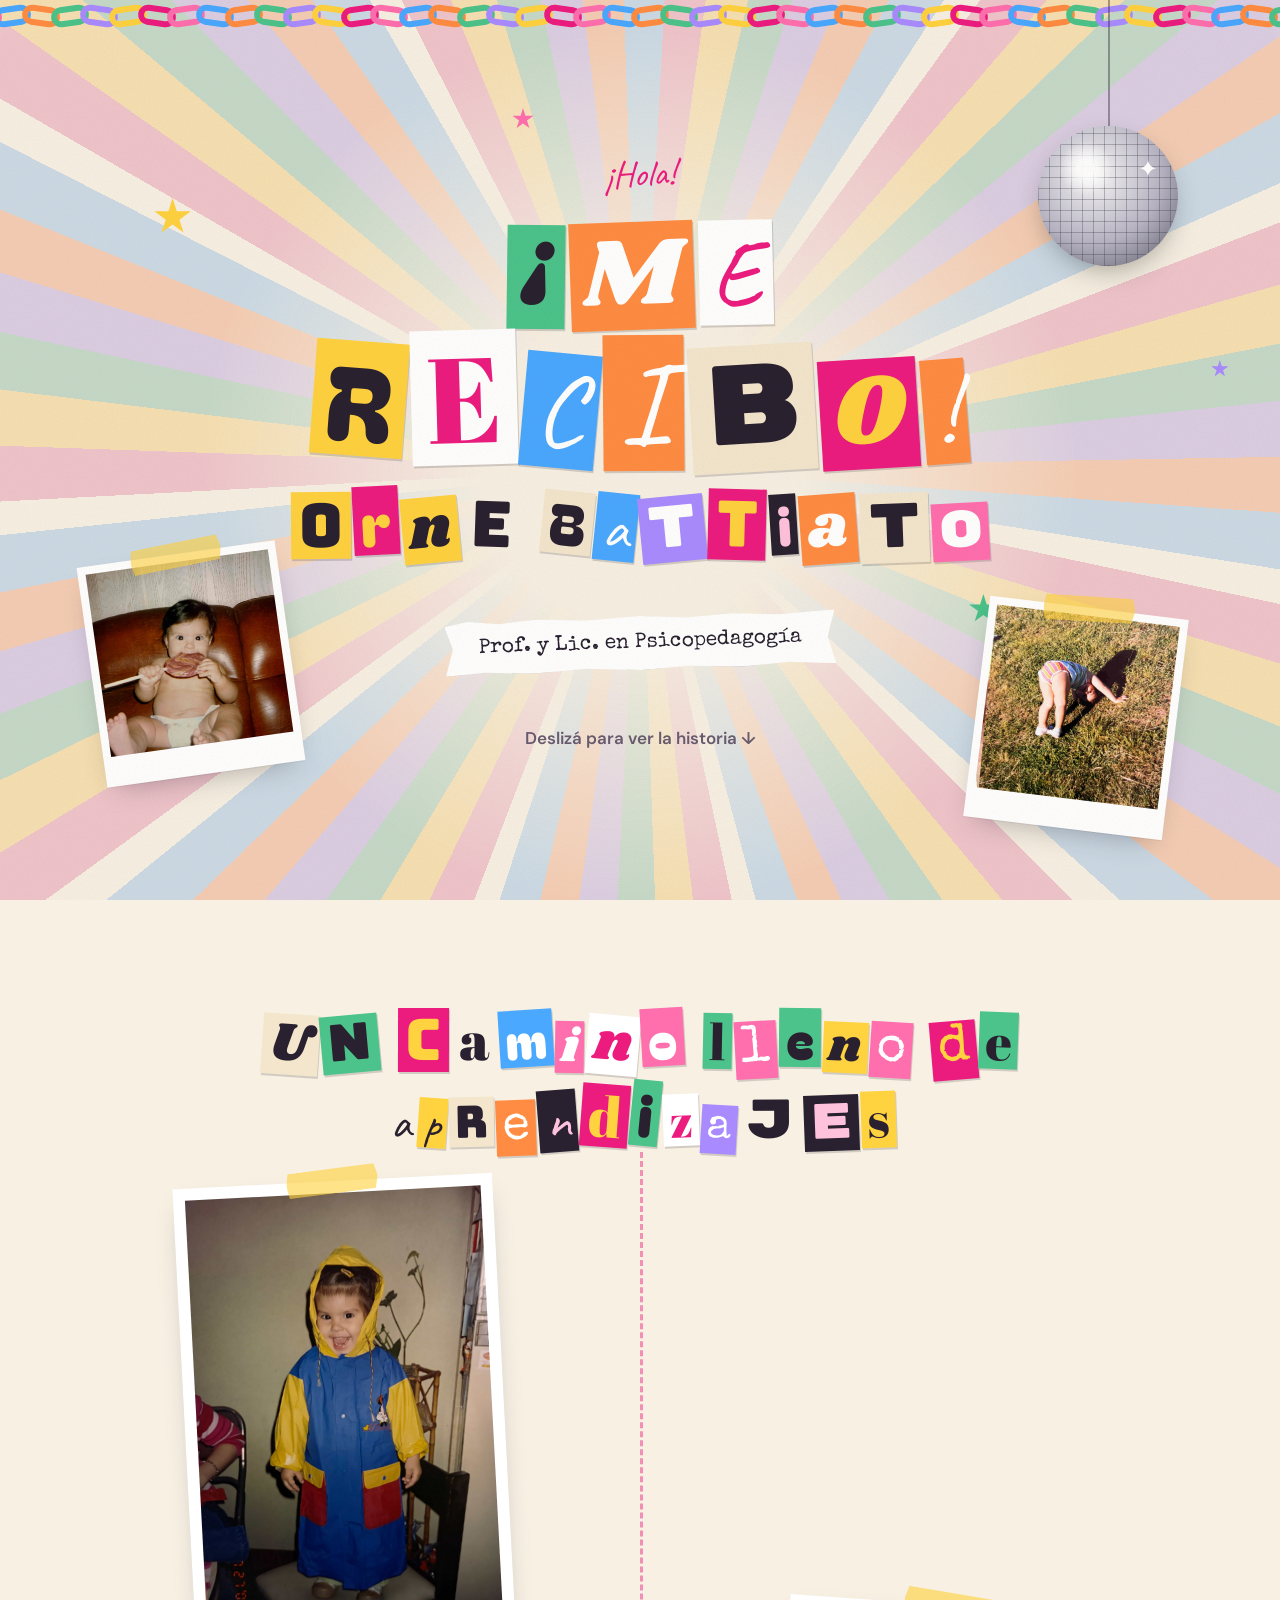
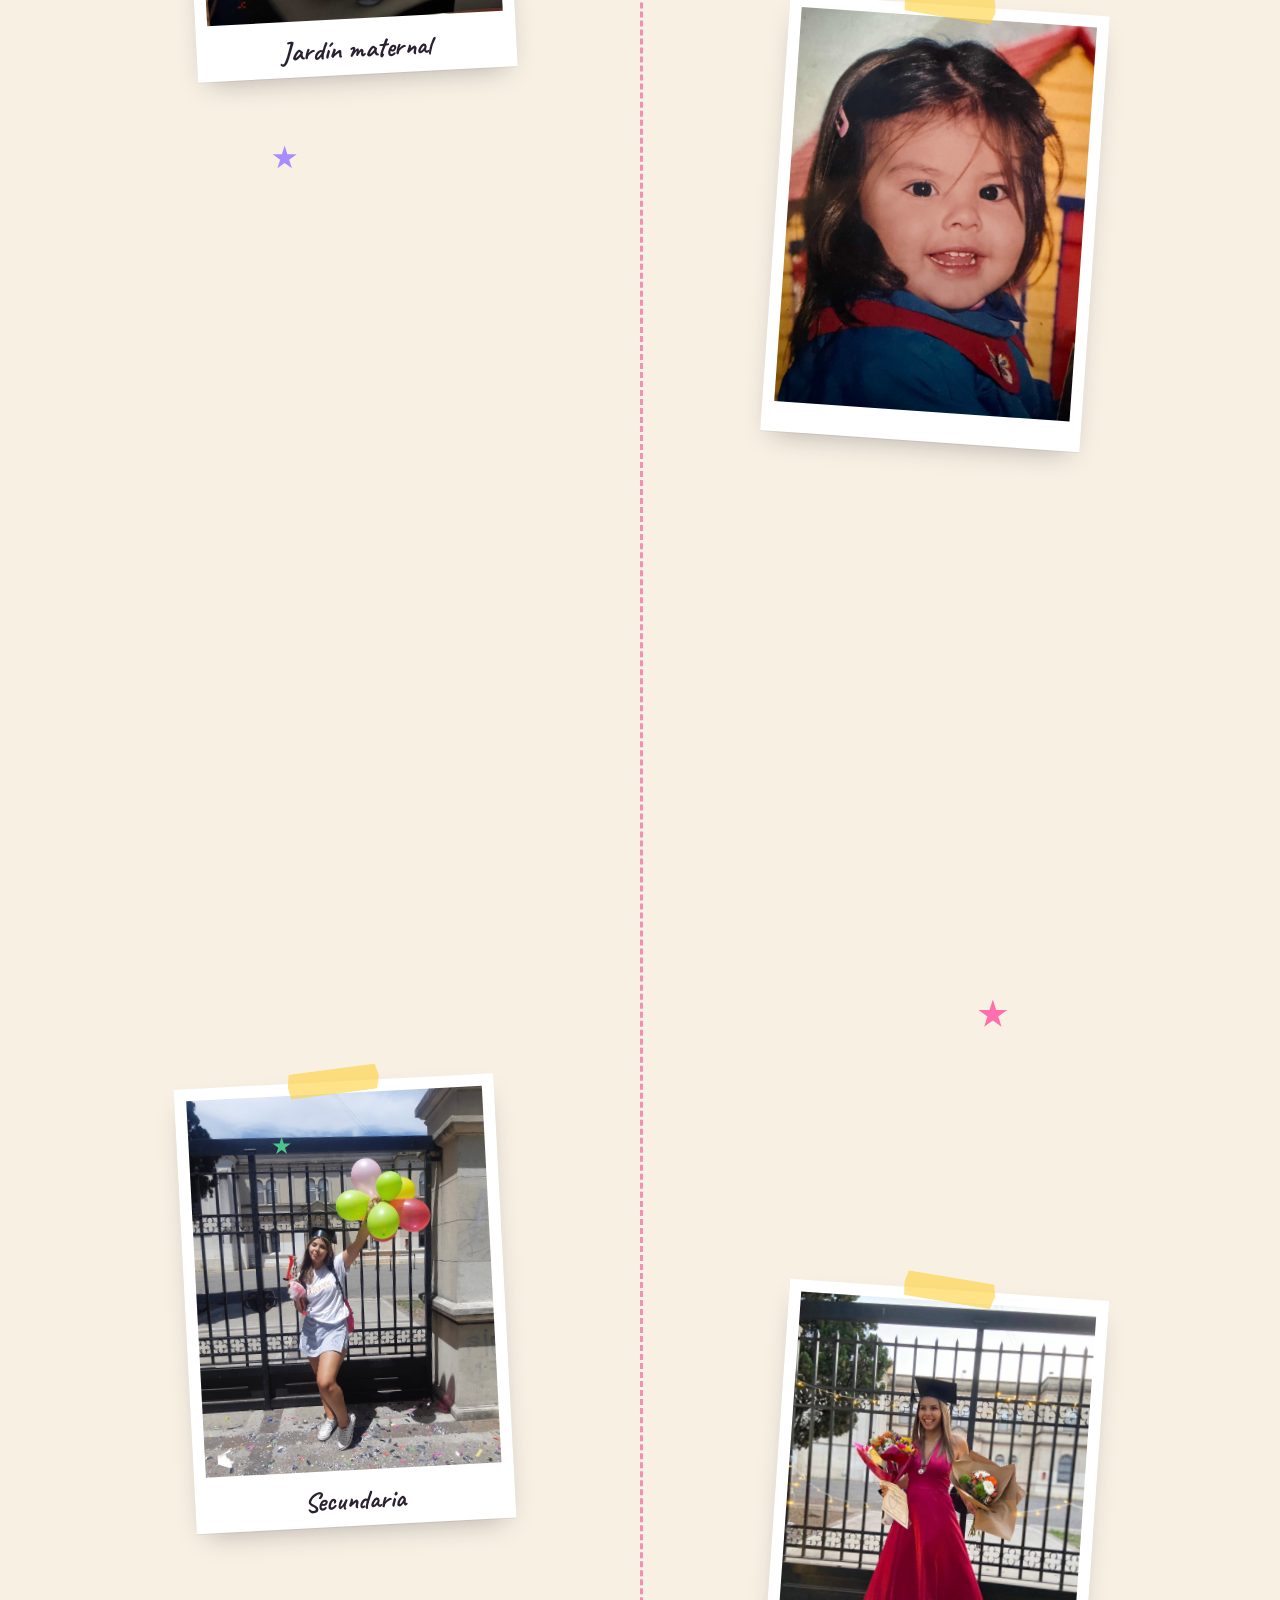
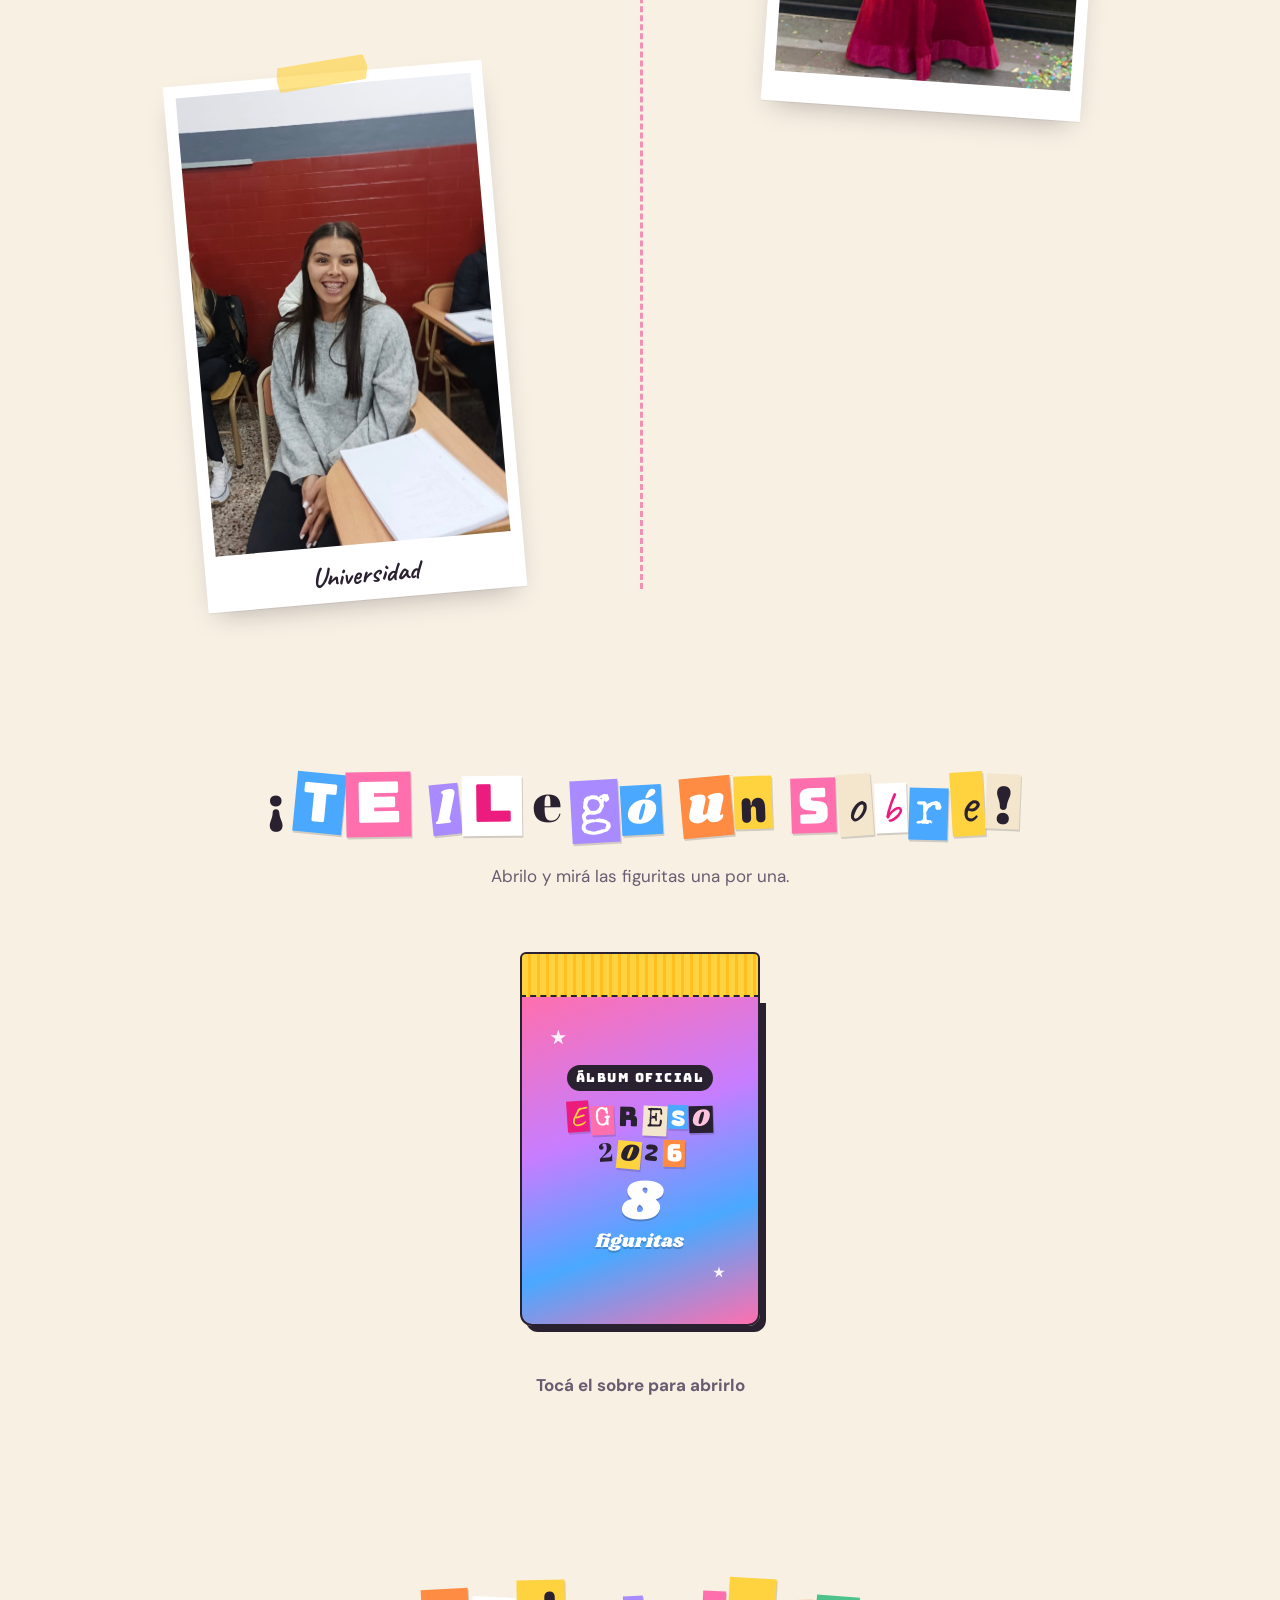
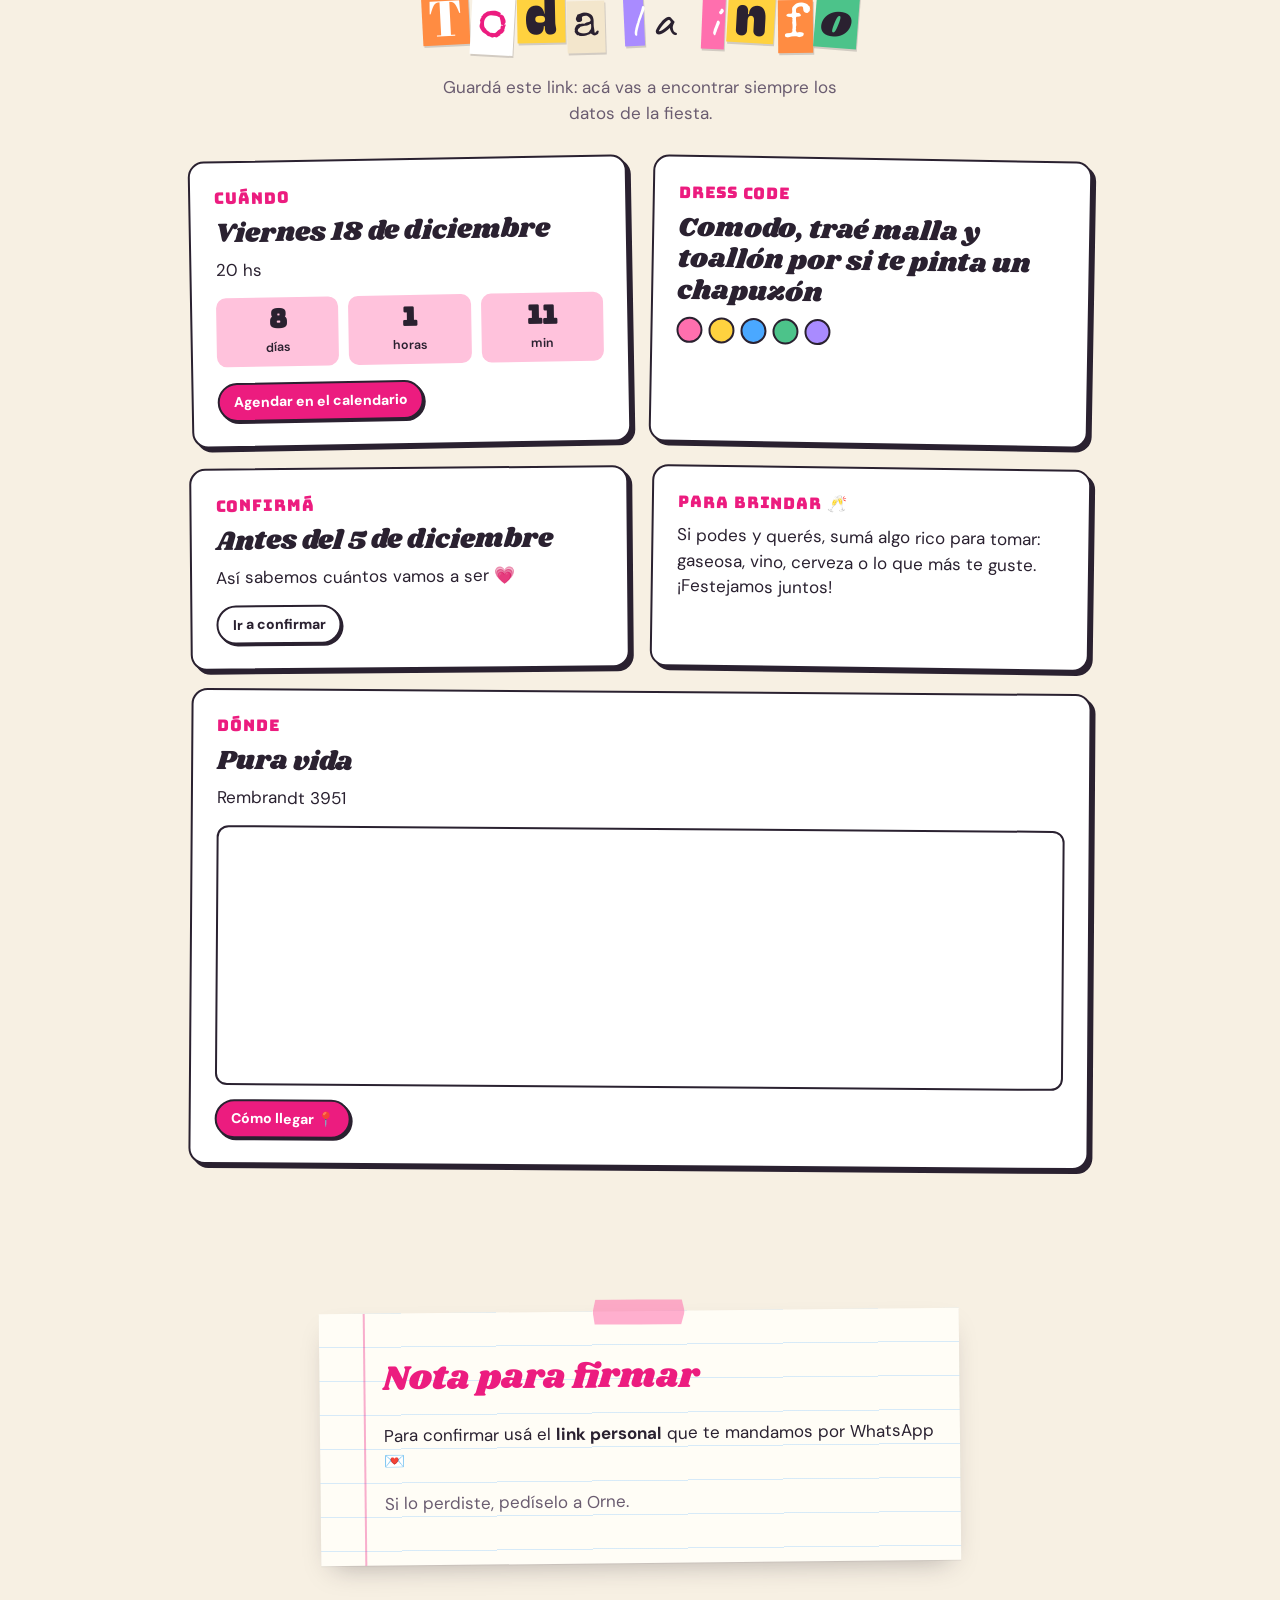
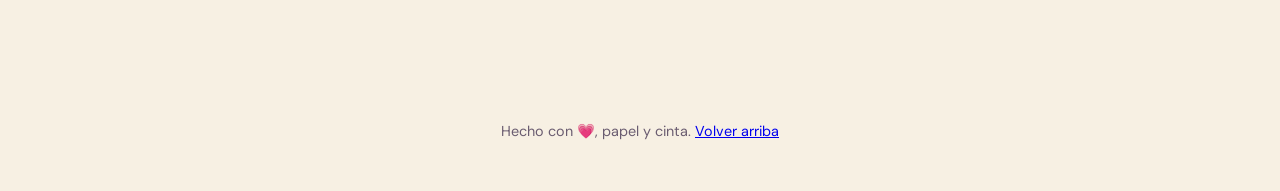
<file: index.html>
<!doctype html>
<html lang="es">
<head>
<meta charset="utf-8">
<meta name="viewport" content="width=device-width,initial-scale=1,viewport-fit=cover">
<title>¡Me recibo! · Invitación</title>
<meta name="description" content="Abrí tu sobre de figuritas y confirmá tu asistencia a la fiesta de egreso.">
<meta property="og:title" content="¡Me recibo! Estás invitado/a 💌">
<meta property="og:description" content="Abrí tu sobre de figuritas y confirmá tu asistencia.">
<meta property="og:type" content="website">
<meta name="theme-color" content="#f7f0e3">
<link rel="preconnect" href="https://fonts.googleapis.com">
<link rel="preconnect" href="https://fonts.gstatic.com" crossorigin>
<link href="https://fonts.googleapis.com/css2?family=Abril+Fatface&family=Bagel+Fat+One&family=Bungee&family=Caveat:wght@500;700&family=DM+Sans:opsz,wght@9..40,400;9..40,600;9..40,800&family=Rubik+Mono+One&family=Shrikhand&family=Special+Elite&display=swap" rel="stylesheet">
<link rel="stylesheet" href="css/base.css">
<style>
  /* ---------- hero ---------- */
  .hero { position: relative; min-height: 100svh; display: grid; place-items: center; text-align: center; overflow: hidden; padding: 72px 16px 56px; }
  .burst {
    position: absolute; left: 50%; top: 52%; width: 200vmax; height: 200vmax; margin: -100vmax 0 0 -100vmax;
    background: repeating-conic-gradient(from 3deg,
      #e9a3b8 0 5deg, #f6d38b 0 10deg, #9fc7b2 0 15deg, #c7b4e3 0 20deg, #f3b28f 0 25deg, #a9c9e8 0 30deg, #f7f0e3 0 33deg);
    opacity: .55;
    -webkit-mask-image: radial-gradient(circle, transparent 0 12vmax, #000 34vmax, #000 60vmax, transparent 90vmax);
            mask-image: radial-gradient(circle, transparent 0 12vmax, #000 34vmax, #000 60vmax, transparent 90vmax);
    animation: spin 120s linear infinite;
  }
  @keyframes spin { to { rotate: 360deg; } }
  .hero .chain { position: absolute; top: 0; left: 0; right: 0; }
  .hero-inner { position: relative; z-index: 2; max-width: 900px; }
  .greet { font-family: var(--hand); font-size: clamp(1.6rem, 5vw, 2.3rem); margin: 0 0 .2em; color: var(--hot); rotate: -3deg; }
  .hero h1 { font-weight: 400; font-size: clamp(2.6rem, 12vw, 6.6rem); margin: 0; line-height: 1.1; }
  .hero .name { font-size: clamp(1.7rem, 7vw, 3.6rem); margin: .25em 0 .5em; }
  .strip {
    display: inline-block; background: #fff; padding: .55em 1.6em; font-family: 'Special Elite', monospace; font-size: clamp(1rem, 3.4vw, 1.3rem);
    rotate: -2deg; box-shadow: var(--shadow);
    clip-path: polygon(0 8%, 6% 0, 14% 6%, 24% 0, 36% 5%, 50% 0, 62% 6%, 74% 1%, 86% 6%, 100% 0, 98% 50%, 100% 100%, 88% 94%, 76% 100%, 62% 95%, 50% 100%, 36% 94%, 22% 100%, 10% 95%, 0 100%, 2% 50%);
  }
  .scroll-hint { margin-top: 2.2rem; font-weight: 600; color: var(--ink-2); animation: bob 1.8s ease-in-out infinite; }
  @keyframes bob { 50% { translate: 0 6px; } }
  .hero-pol { position: absolute; z-index: 1; width: clamp(110px, 18vw, 200px); background: #fff; padding: 8px 8px 30px; box-shadow: var(--shadow); }
  .hero-pol .ph, .hero-pol img { aspect-ratio: 1; font-size: 1rem; width: 100%; object-fit: cover; }
  .hero-pol .tape { top: -12px; left: 50%; margin-left: -46px; rotate: -4deg; }
  .disco {
    position: absolute; z-index: 1; width: clamp(80px, 13vw, 140px); aspect-ratio: 1; border-radius: 50%;
    background:
      radial-gradient(circle at 34% 30%, rgba(255,255,255,.95) 0 6%, transparent 20%),
      repeating-linear-gradient(0deg, rgba(40,40,50,.28) 0 1px, transparent 1px 11px),
      repeating-linear-gradient(90deg, rgba(40,40,50,.28) 0 1px, transparent 1px 11px),
      radial-gradient(circle at 40% 35%, #fafafa, #b7b4c4 55%, #5a5766);
    box-shadow: 0 10px 30px -10px rgba(0,0,0,.4);
  }
  .disco::before { content: ""; position: absolute; left: 50%; bottom: 100%; height: 60vh; border-left: 2px solid rgba(42,33,48,.4); }
  .disco::after { content: "✦"; position: absolute; top: 18%; right: 14%; color: #fff; font-size: 1.4em; animation: twinkle 1.6s ease-in-out infinite; }
  @keyframes twinkle { 50% { opacity: .2; scale: .6; } }

  .ph {
    aspect-ratio: 4/5; display: grid; place-items: center; align-content: center; gap: .2em; text-align: center; padding: 10px;
    background: repeating-linear-gradient(45deg, var(--c, var(--pink)) 0 14px, color-mix(in srgb, var(--c, var(--pink)) 78%, #fff) 14px 28px);
    color: #fff; font-family: var(--hand); font-size: 1.3rem; line-height: 1.1; text-shadow: 0 1px 2px rgba(0,0,0,.25);
  }
  .ph b { font-size: 1.8em; line-height: 1; }

  /* ---------- timeline ---------- */
  .timeline { position: relative; max-width: 1000px; margin: 0 auto; padding: 12vh 16px 6vh; }
  .tl-line { position: absolute; left: 50%; top: 28vh; bottom: 10vh; border-left: 3px dashed var(--hot); opacity: .45; }
  .tl-item { position: relative; display: flex; justify-content: flex-start; padding: 0 3%; }
  .tl-item.alt { justify-content: flex-end; }
  .tl-item + .tl-item { margin-top: -12%; }
  .polaroid { position: relative; flex: none; margin: 0; width: min(42%, 320px); background: #fff; padding: 12px 12px 56px; box-shadow: var(--shadow); rotate: var(--rot); translate: 0 var(--py, 0); }
  .polaroid.nocap { padding-bottom: 30px; }
  .polaroid img { width: 100%; max-height: 460px; object-fit: cover; }
  .polaroid figcaption { position: absolute; left: 0; right: 0; bottom: 10px; text-align: center; font-family: var(--hand); font-weight: 700; font-size: 1.7rem; line-height: 1.1; }
  .polaroid .tape { top: -13px; left: 50%; margin-left: -46px; rotate: var(--tr, -3deg); }
  .tl-item .star.float { translate: 0 var(--py, 0); }
  .reveal { opacity: 0; transform: translateY(46px) scale(.96); transition: opacity .8s, transform .9s cubic-bezier(.2,.8,.2,1); }
  .reveal.in { opacity: 1; transform: none; }

  /* ---------- sobre ---------- */
  .pack-sec { padding: 10vh 16px 8vh; text-align: center; position: relative; }
  .stage { position: relative; min-height: calc(min(72vw, 280px) * 1.45 + 30px); display: grid; place-items: center; margin: 1rem 0; }
  .pack { position: relative; width: min(62vw, 240px); aspect-ratio: 5/7.8; border: 0; padding: 0; background: none; cursor: pointer; animation: wobble 2.6s ease-in-out infinite; }
  @keyframes wobble { 0%, 100% { rotate: -2deg; } 50% { rotate: 2deg; translate: 0 -6px; } }
  .pack-top {
    position: absolute; top: 0; left: 0; right: 0; height: 12%; border: 2px solid var(--ink); border-bottom: 2px dashed var(--ink); border-radius: 6px 6px 0 0;
    background: repeating-linear-gradient(90deg, #ffd23f 0 6px, #ffbf1f 6px 9px);
    transition: transform .6s cubic-bezier(.3,.6,.3,1), opacity .6s;
  }
  .pack-body {
    position: absolute; inset: 12% 0 0; border: 2px solid var(--ink); border-top: 0; border-radius: 0 0 12px 12px; overflow: hidden;
    background: linear-gradient(160deg, #ff6fae, #c77dff 40%, #4aa8ff 70%, #ff6fae);
    display: flex; flex-direction: column; align-items: center; justify-content: center; gap: .6rem; color: #fff; padding: 12px;
    box-shadow: 6px 6px 0 var(--ink);
    transition: transform .5s .25s, opacity .5s .25s;
  }
  .pack-body::before { content: ""; position: absolute; inset: 0; background: linear-gradient(110deg, transparent 30%, rgba(255,255,255,.65) 45%, transparent 60%); translate: -100% 0; animation: shine 3.2s ease-in-out infinite; }
  @keyframes shine { 60%, 100% { translate: 100% 0; } }
  .pack-brand { font-family: var(--display); font-size: .78rem; letter-spacing: .12em; background: var(--ink); padding: .3em .7em; border-radius: 999px; position: relative; }
  .pack-title { font-size: 1.55rem; position: relative; }
  .pack-count { font-family: 'Shrikhand', serif; font-size: 1.15rem; position: relative; text-shadow: 0 2px 0 rgba(0,0,0,.2); }
  .pack-count b { display: block; font-size: 3.4rem; line-height: .9; }
  .pack .star { --c: #fff; opacity: .9; }
  .pack.open { animation: none; pointer-events: none; }
  .pack.open .pack-top { transform: translate(60px, -120px) rotate(28deg); opacity: 0; }
  .pack.open .pack-body { transform: translateY(60px) scale(.9); opacity: 0; }
  .hint { min-height: 1.6em; font-weight: 700; color: var(--ink-2); margin: .5rem 0 1rem; }

  .deck { position: relative; width: min(72vw, 280px); aspect-ratio: 5/7; touch-action: pan-y; user-select: none; -webkit-user-select: none; }
  .card { position: absolute; inset: 0; perspective: 1200px; transition: transform .45s cubic-bezier(.3,.7,.3,1), opacity .45s; cursor: grab; }
  .card:nth-last-child(2) { transform: translate(10px, 8px) rotate(4deg); }
  .card:nth-last-child(n+3) { transform: translate(-10px, 12px) rotate(-4deg); }
  .card-inner { position: relative; width: 100%; height: 100%; transform-style: preserve-3d; transition: transform .6s cubic-bezier(.3,.7,.3,1); transform: rotateY(180deg); }
  .card.flip .card-inner { transform: none; }
  .card-front, .card-back { position: absolute; inset: 0; backface-visibility: hidden; -webkit-backface-visibility: hidden; }
  .card-back {
    transform: rotateY(180deg); border-radius: 18px; border: 6px solid #fff; box-shadow: var(--shadow);
    background: radial-gradient(circle, rgba(255,255,255,.35) 2px, transparent 3px) 0 0/22px 22px, linear-gradient(160deg, var(--hot), var(--lilac));
    display: grid; place-items: center; color: #fff; font-family: var(--display); font-size: 1.3rem; letter-spacing: .1em;
  }
  .deck-bar { display: flex; align-items: center; justify-content: center; gap: 14px; margin-top: 18px; }
  .counter { font-family: var(--display); font-size: 1.1rem; }

  /* ---------- figurita ---------- */
  .card-front, .fig-btn, dialog.zoom { container-type: inline-size; }
  .fig { position: relative; width: 100%; aspect-ratio: 5/7; background: #fff; border-radius: 7cqw; padding: 5cqw; display: flex; flex-direction: column; box-shadow: var(--shadow); overflow: hidden; text-align: center; }
  .fig-art { position: relative; flex: 1; border-radius: 4cqw; overflow: hidden; display: grid; }
  .fig-art img { width: 100%; height: 100%; object-fit: cover; }
  .fig-art .ph { aspect-ratio: auto; font-size: 9cqw; }
  .fig-n { position: absolute; z-index: 2; top: 2.5cqw; left: 2.5cqw; width: 18cqw; height: 18cqw; border-radius: 50%; background: var(--ink); color: var(--yellow); display: grid; place-items: center; font-family: var(--display); font-size: 8cqw; border: 1.2cqw solid #fff; }
  .fig-name { margin-top: 4cqw; background: var(--c2, var(--hot)); color: #fff; font-family: var(--display); font-size: 7cqw; line-height: 1.1; padding: 3cqw 2cqw; border-radius: 3cqw; text-transform: uppercase; }
  .fig--dato .fig-art {
    place-items: center; padding: 10cqw 7cqw 8cqw; color: var(--ink);
    background: repeating-conic-gradient(from 4deg at 50% 55%, var(--c) 0 9deg, color-mix(in srgb, var(--c) 45%, #fff) 9deg 18deg);
  }
  .fig-note {
    position: relative; width: 108%; padding: 9cqw 5cqw 7cqw; rotate: -2.5deg; text-align: center;
    background: #fffdf6 repeating-linear-gradient(transparent 0 7.6cqw, rgba(74,168,255,.28) 7.6cqw 8cqw);
    box-shadow: 0 1.2cqw 2.5cqw rgba(42,33,48,.22);
  }
  .fig-note::before { content: ""; position: absolute; top: -3.5cqw; left: 50%; width: 30cqw; height: 7cqw; margin-left: -15cqw; rotate: 4deg; background: rgba(255,111,174,.6); }
  .fig--dato .fig-art.has-bg { background: var(--bg) center / cover; }
  .fig--dato .fig-art.has-bg { place-items: end center; padding: 0 6cqw 6cqw; }
  .fig--dato .fig-art.has-bg::before { content: ""; position: absolute; inset: 45% 0 0; background: linear-gradient(180deg, transparent, rgba(42,33,48,.35)); }
  .has-bg .fig-note { width: 96%; padding: 5cqw 4cqw 4cqw; rotate: -3deg; background-image: none; }
  .has-bg .fig-note::before { top: -3cqw; width: 22cqw; height: 5.5cqw; margin-left: -11cqw; }
  .has-bg .fig-ico { top: -10cqw; right: -5cqw; width: 18cqw; height: 18cqw; }
  .has-bg .fig-val { font-size: 10.5cqw; }
  .has-bg .fig-val.long { font-size: 8.4cqw; }
  .has-bg .fig-val small { margin-top: .5cqw; }
  .fig-ico { position: absolute; top: -9cqw; right: -6cqw; width: 21cqw; height: 21cqw; padding: 2.6cqw; border-radius: 50%; background: #fff; rotate: 12deg; box-shadow: 0 1cqw 2cqw rgba(42,33,48,.25); }
  .fig-ico svg, .fig-name svg { display: block; width: 100%; height: 100%; }
  .fig-name svg { display: inline-block; width: 1.5em; height: 1.5em; vertical-align: -.35em; margin: -.2em .15em; }
  .fig-val { display: block; font-family: var(--hand); font-weight: 700; font-size: 14.5cqw; line-height: .95; }
  .fig-val.long { font-size: 11.5cqw; }
  .fig-val small { display: block; font-size: .7em; font-weight: 500; margin-top: 1.5cqw; color: var(--ink-2); }
  .fig--shiny::after { content: ""; position: absolute; inset: 0; pointer-events: none; mix-blend-mode: overlay; background: linear-gradient(115deg, transparent 20%, #ff6fae 35%, #ffd23f 45%, #4cc38a 55%, #4aa8ff 65%, transparent 80%) 0 0/250% 100%; animation: holo 3.5s linear infinite; }
  @keyframes holo { to { background-position: -250% 0; } }

  /* ---------- álbum ---------- */
  .album-sec { padding: 4vh 16px 10vh; text-align: center; }
  .album {
    position: relative; max-width: 900px; margin: 0 auto; border: 2px solid var(--ink); border-radius: 20px; padding: clamp(16px, 4vw, 36px); box-shadow: 6px 6px 0 var(--ink);
    background-color: #fff4f8;
    background-image:
      repeating-linear-gradient(0deg, rgba(255,111,174,.16) 0 18px, transparent 18px 48px),
      repeating-linear-gradient(90deg, rgba(74,168,255,.13) 0 18px, transparent 18px 48px),
      repeating-linear-gradient(90deg, rgba(255,210,63,.2) 0 3px, transparent 3px 24px);
  }
  .album-head { display: flex; flex-wrap: wrap; align-items: baseline; justify-content: space-between; gap: 8px; margin-bottom: 18px; }
  .album-head h2 { margin: 0; font-weight: 400; font-size: clamp(1.6rem, 5vw, 2.4rem); }
  .album-progress { font-family: var(--display); background: var(--ink); color: var(--yellow); padding: .3em .8em; border-radius: 999px; font-size: .85rem; }
  .pages { display: grid; gap: clamp(16px, 4vw, 40px); }
  .page { display: grid; grid-template-columns: repeat(2, 1fr); gap: clamp(12px, 3vw, 22px); }
  .slot { position: relative; aspect-ratio: 5/7; border: 2.5px dashed rgba(42,33,48,.3); border-radius: 14px; display: grid; place-items: center; background: rgba(255,255,255,.6); }
  .slot-n { font-family: var(--display); font-size: 1.8rem; color: rgba(42,33,48,.25); }
  .fig-btn { position: absolute; inset: 0; display: block; border: 0; padding: 0; background: none; cursor: zoom-in; rotate: var(--r); }
  .fig-btn .fig { height: 100%; }
  .fig-btn.stick { animation: stick .6s cubic-bezier(.2,1.5,.4,1) backwards; animation-delay: var(--d); }
  @keyframes stick { from { transform: scale(1.6) translateY(-40px) rotate(12deg); opacity: 0; } }
  @media (min-width: 760px) {
    .pages { grid-template-columns: 1fr 1fr; }
    .pages::before { content: ""; position: absolute; top: 12px; bottom: 12px; left: 50%; width: 30px; margin-left: -15px; background: linear-gradient(90deg, transparent, rgba(42,33,48,.12), transparent); pointer-events: none; }
  }
  .album-actions { margin-top: 26px; display: flex; flex-wrap: wrap; gap: 12px; justify-content: center; }
  dialog.zoom { border: 0; padding: 0; background: none; width: min(82vw, 340px); overflow: visible; }
  dialog.zoom::backdrop { background: rgba(42,33,48,.6); backdrop-filter: blur(3px); }

  /* ---------- info ---------- */
  .info-sec { padding: 10vh 16px; }
  .info-grid { display: grid; gap: 22px; grid-template-columns: 1fr; max-width: 900px; margin: 0 auto; }
  @media (min-width: 640px) { .info-grid { grid-template-columns: 1fr 1fr; } }
  .info-card { position: relative; background: #fff; border: 2px solid var(--ink); border-radius: 16px; padding: 24px; box-shadow: 4px 4px 0 var(--ink); rotate: var(--r, 0deg); }
  .info-card h3 { margin: 0 0 .5em; font-family: var(--display); font-weight: 400; font-size: 1rem; letter-spacing: .06em; color: var(--hot); }
  .info-card .big { font-family: 'Shrikhand', serif; font-size: 1.7rem; line-height: 1.15; margin: 0 0 .3em; }
  .info-card p { margin: 0 0 .8em; }
  .info-card.map { grid-column: 1 / -1; }
  .map-frame { width: 100%; height: 260px; border: 2px solid var(--ink); border-radius: 12px; margin: 8px 0 14px; display: block; }
  .count { display: flex; gap: 10px; margin: 12px 0 16px; }
  .count div { flex: 1; text-align: center; background: var(--rose); border-radius: 10px; padding: 8px 4px; }
  .count b { display: block; font-family: var(--display); font-size: 1.6rem; line-height: 1.1; }
  .count span { font-size: .78rem; font-weight: 600; }
  .swatches { display: flex; gap: 6px; margin-top: 10px; }
  .swatches i { width: 26px; height: 26px; border-radius: 50%; border: 2px solid var(--ink); background: var(--c); }

  /* ---------- confirmación ---------- */
  .rsvp-sec { padding: 6vh 16px 14vh; }
  .note {
    position: relative; max-width: 640px; margin: 0 auto; padding: 40px 24px 32px 64px; rotate: -.6deg; box-shadow: var(--shadow);
    background: #fffdf6 repeating-linear-gradient(transparent 0 33px, rgba(74,168,255,.22) 33px 34px);
  }
  .note::before { content: ""; position: absolute; top: 0; bottom: 0; left: 44px; border-left: 2px solid rgba(236,28,127,.35); }
  .note > .tape { top: -12px; left: 50%; margin-left: -46px; background: rgba(255,111,174,.55); }
  .note h2 { font-family: 'Shrikhand', serif; font-weight: 400; font-size: clamp(1.6rem, 5vw, 2.2rem); margin: 0 0 .2em; color: var(--hot); }
  .member { border: 0; margin: 0; padding: 14px 0; border-bottom: 1px dashed var(--line); display: flex; flex-wrap: wrap; align-items: center; gap: 10px 14px; }
  .member legend { float: left; font-family: var(--hand); font-size: 1.8rem; font-weight: 700; line-height: 1; min-width: 5ch; margin-right: 4px; padding: 0; }
  .seg { display: inline-flex; border: 2px solid var(--ink); border-radius: 999px; overflow: hidden; background: #fff; }
  .seg label { position: relative; }
  .seg input { position: absolute; inset: 0; opacity: 0; margin: 0; cursor: pointer; }
  .seg span { display: block; padding: .42em 1em; font-weight: 700; font-size: .92rem; }
  .seg label + label span { border-left: 2px solid var(--ink); }
  .seg input:checked + span { background: var(--hot); color: #fff; }
  .seg input[value="no"]:checked + span { background: var(--ink); }
  .seg input:focus-visible + span { outline: 3px solid var(--blue); outline-offset: -3px; }
  .rsvp-msg { margin: 18px 0 20px; }
  .rsvp-msg label { font-family: var(--hand); font-size: 1.5rem; font-weight: 700; }
  .summary { list-style: none; padding: 0; margin: 12px 0 18px; }
  .summary li { font-family: var(--hand); font-size: 1.6rem; line-height: 1.5; }
  .summary small { font-family: var(--font); font-size: .85rem; color: var(--ink-2); }
  .err { color: #c0003d; font-weight: 700; }

  .fab { position: fixed; z-index: 40; right: 16px; bottom: calc(16px + env(safe-area-inset-bottom)); transition: opacity .3s, translate .3s; }
  .fab.off { opacity: 0; translate: 0 20px; pointer-events: none; }
  footer { text-align: center; padding: 32px 16px 48px; color: var(--ink-2); font-size: .9rem; }

  @media (max-width: 700px) {
    .hero { padding-bottom: 170px; }
    .hero-pol { width: 104px; }
    .tl-item { padding: 0; }
    .tl-item + .tl-item { margin-top: 9vh; }
    .polaroid { width: 64%; padding: 8px 8px 44px; }
    .polaroid.nocap { padding-bottom: 22px; }
    .polaroid figcaption { font-size: 1.35rem; bottom: 8px; }
    .note { padding: 36px 18px 28px 48px; }
    .note::before { left: 32px; }
  }
</style>
</head>
<body>

<header class="hero" id="top">
  <div class="burst"></div>
  <div class="chain" id="chain"></div>
  <div class="disco" style="top:14%;right:8%" data-speed="-.25"></div>
  <figure class="hero-pol" style="left:4%;bottom:12%;rotate:-8deg" data-speed=".18"><span class="tape"></span><div class="ph" style="--c:#ff8c42"><b>📷</b>foto de chiquita</div></figure>
  <figure class="hero-pol" style="right:5%;bottom:6%;rotate:7deg" data-speed=".3"><span class="tape"></span><div class="ph" style="--c:#4aa8ff"><b>📷</b>con la toga</div></figure>
  <span class="star" style="--s:38px;--c:var(--yellow);top:22%;left:12%" data-speed=".4"></span>
  <span class="star" style="--s:22px;--c:var(--pink);top:12%;left:40%" data-speed=".2"></span>
  <span class="star" style="--s:30px;--c:var(--green);top:66%;right:22%" data-speed="-.3"></span>
  <span class="star" style="--s:18px;--c:var(--lilac);top:40%;right:4%" data-speed=".5"></span>
  <div class="hero-inner">
    <p class="greet" id="greet">¡Hola!</p>
    <h1 data-ransom="¡ME RECIBO!"></h1>
    <p class="name" id="heroName"></p>
    <p class="strip" id="heroCarrera"></p>
    <p class="scroll-hint">Deslizá para ver la historia ↓</p>
  </div>
</header>

<main>
  <section class="timeline" id="historia" aria-label="Historia">
    <h2 class="sec-title" data-ransom="Un camino lleno de aprendizajes"></h2>
    <div class="tl-line"></div>
    <div id="tlItems"></div>
  </section>

  <section class="pack-sec" id="sobre">
    <h2 class="sec-title" data-ransom="¡Te llegó un sobre!"></h2>
    <p class="sec-sub muted" id="packSub">Abrilo y mirá las figuritas una por una.</p>
    <div class="stage">
      <button class="pack" id="pack" aria-label="Abrir el sobre de figuritas">
        <span class="pack-top"></span>
        <span class="pack-body">
          <span class="star" style="--s:16px;top:10%;left:12%"></span>
          <span class="star" style="--s:12px;bottom:14%;right:14%"></span>
          <span class="pack-brand">ÁLBUM OFICIAL</span>
          <span class="pack-title" data-ransom="EGRESO 2026"></span>
          <span class="pack-count"><b id="packN">8</b>figuritas</span>
        </span>
      </button>
      <div class="deck" id="deck" hidden></div>
    </div>
    <p class="hint" id="hint" aria-live="polite">Tocá el sobre para abrirlo</p>
    <div class="deck-bar" id="deckBar" hidden>
      <span class="counter" id="counter">1 / 8</span>
      <button class="btn sm alt" id="nextBtn">Siguiente →</button>
    </div>
    <button class="btn" id="toAlbum" hidden>Pegarlas en el álbum ✨</button>
  </section>

  <section class="album-sec" id="album" hidden>
    <div class="album">
      <div class="album-head">
        <h2 data-ransom="Mi álbum"></h2>
        <span class="album-progress" id="albumProgress"></span>
      </div>
      <div class="pages" id="pages"></div>
    </div>
    <div class="album-actions">
      <a class="btn" href="#info">Ver toda la info ↓</a>
      <button class="btn alt" id="replay">Abrir el sobre otra vez</button>
    </div>
  </section>

  <section class="info-sec" id="info">
    <h2 class="sec-title" data-ransom="Toda la info"></h2>
    <p class="sec-sub muted">Guardá este link: acá vas a encontrar siempre los datos de la fiesta.</p>
    <div class="info-grid" id="infoGrid"></div>
  </section>

  <section class="rsvp-sec" id="confirmar">
    <div class="note">
      <span class="tape"></span>
      <h2>Nota para firmar</h2>
      <div id="rsvpBox" aria-live="polite"><p class="muted">Buscando tu invitación…</p></div>
    </div>
  </section>
</main>

<footer>Hecho con 💗, papel y cinta. <a href="#top">Volver arriba</a></footer>

<a class="btn fab off" id="fab" href="#confirmar">Confirmar 💌</a>
<dialog class="zoom" id="zoom" aria-label="Figurita"></dialog>

<script src="config.js"></script>
<script src="js/common.js"></script>
<script>
(() => {
  const E = CONFIG.evento;
  const FIGS = CONFIG.figuritas;
  const slug = (new URLSearchParams(location.search).get('inv') || '').trim().toLowerCase();
  const COLORS = ['#ff6fae', '#4aa8ff', '#ff8c42', '#4cc38a', '#a98bff', '#ffd23f', '#ec1c7f'];
  const state = { invitado: null, respuesta: null, editing: false };
  const seenKey = 'sobre-abierto';

  // ---------- hero ----------
  $('#chain').innerHTML = Array.from({ length: 60 }, (_, i) => `<i style="--c:${COLORS[i % COLORS.length]};--r:${i % 2 ? 8 : -8}deg"></i>`).join('');
  $('#heroName').dataset.ransom = E.homenajeada;
  $('#heroCarrera').textContent = E.carrera;
  ransomAll();

  // ---------- timeline ----------
  const ph = (label, i) => `<div class="ph" style="--c:${COLORS[i % COLORS.length]}"><b>📷</b>${esc(label)}</div>`;
  $$('.hero-pol').forEach((el, i) => {
    const src = CONFIG.portada?.[i];
    if (src) el.querySelector('.ph').outerHTML = `<img src="${esc(src)}" alt="">`;
  });
  const fotosTl = CONFIG.timeline.flatMap((t) => (t.fotos || []).map((f, j) => {
    const foto = typeof f === 'string' ? { src: f } : f;
    return { ...foto, alt: t.etapa, label: foto.label ?? (j === 0 ? t.etapa : '') };
  }));
  $('#tlItems').innerHTML = fotosTl.map((f, i) => {
    const izq = i % 2 === 0;
    const rot = izq ? -3 - (i % 3) : 3 + (i % 3);
    return `<article class="tl-item${izq ? '' : ' alt'}">
      <figure class="polaroid reveal${f.label ? '' : ' nocap'}" style="--rot:${rot}deg" data-speed="${izq ? '.05' : '.12'}">
        <span class="tape" style="--tr:${izq ? -5 : 5}deg"></span>
        <img src="${esc(f.src)}" alt="${esc(f.label || f.alt)}" loading="lazy">
        ${f.label ? `<figcaption>${esc(f.label)}</figcaption>` : ''}
      </figure>
      ${i % 3 === 1 ? `<span class="star float" style="--s:${18 + (i * 7) % 16}px;--c:${COLORS[(i + 3) % COLORS.length]};top:10%;${izq ? 'right' : 'left'}:12%" data-speed=".35"></span>` : ''}
    </article>`;
  }).join('');

  // ---------- parallax + reveal ----------
  const px = $$('[data-speed]');
  let ticking = false;
  function parallax() {
    const vh = innerHeight;
    for (const el of px) {
      const r = el.parentElement.getBoundingClientRect();
      if (r.bottom < -200 || r.top > vh + 200) continue;
      el.style.setProperty('--py', ((r.top + r.height / 2 - vh / 2) * parseFloat(el.dataset.speed)).toFixed(1) + 'px');
    }
    ticking = false;
  }
  if (!reducedMotion) {
    for (const el of px) el.style.translate = '0 var(--py, 0)';
    addEventListener('scroll', () => { if (!ticking) { ticking = true; requestAnimationFrame(parallax); } }, { passive: true });
    parallax();
  }
  const io = new IntersectionObserver((es) => es.forEach((e) => { if (e.isIntersecting) { e.target.classList.add('in'); io.unobserve(e.target); } }), { threshold: .2 });
  $$('.reveal').forEach((el) => io.observe(el));

  // ---------- figuritas ----------
  const ICONS = {
    fecha: '<path d="M7 15a5 5 0 0 1 5-5h24a5 5 0 0 1 5 5v21a5 5 0 0 1-5 5H12a5 5 0 0 1-5-5z" fill="#fff"/><path d="M7 15a5 5 0 0 1 5-5h24a5 5 0 0 1 5 5v4H7z" fill="#ff6fae"/><path d="M16 6v8M32 6v8"/><path d="M24 36s-7-4.3-7-8.6a3.6 3.6 0 0 1 7-1.4 3.6 3.6 0 0 1 7 1.4c0 4.3-7 8.6-7 8.6z" fill="#ec1c7f"/>',
    lugar: '<path d="M24 43s13-12.5 13-23a13 13 0 0 0-26 0c0 10.5 13 23 13 23z" fill="#4aa8ff"/><circle cx="24" cy="20" r="5" fill="#ffd23f"/>',
    dress: '<path d="M16 5l3 8-2 9-10 19h34L31 22l-2-9 3-8c-2 4-14 4-16 0z" fill="#ff6fae"/><path d="M17 22h14"/><circle cx="24" cy="31" r="1.6" fill="#fff" stroke="none"/><circle cx="18" cy="35" r="1.6" fill="#fff" stroke="none"/><circle cx="30" cy="35" r="1.6" fill="#fff" stroke="none"/><path d="M40 6l1.5 3.5L45 11l-3.5 1.5L40 16l-1.5-3.5L35 11l3.5-1.5z" fill="#ffd23f"/>',
    bebida: '<g transform="rotate(-14 15 24)"><path d="M8 12h14l-2.5 11a4.5 4.5 0 0 1-9 0z" fill="#ffd23f"/><path d="M15 28v10M10 38h10"/></g><g transform="rotate(14 33 24)"><path d="M26 12h14l-2.5 11a4.5 4.5 0 0 1-9 0z" fill="#ff8c42"/><path d="M33 28v10M28 38h10"/></g><path d="M24 3v4M19 5l2 3M29 5l-2 3"/>',
    confirmar: '<rect x="6" y="13" width="36" height="26" rx="3" fill="#fff"/><path d="M6 15l18 13 18-13"/><circle cx="24" cy="28" r="6.5" fill="#ec1c7f"/><path d="M24 31.5s-3.6-2.2-3.6-4.6a1.8 1.8 0 0 1 3.6-.6 1.8 1.8 0 0 1 3.6.6c0 2.4-3.6 4.6-3.6 4.6z" fill="#fff" stroke="none"/>',
    corazon: '<path d="M24 41S6 30 6 18a9 9 0 0 1 18-3 9 9 0 0 1 18 3c0 12-18 23-18 23z" fill="#ff6fae"/><path d="M14 16a4 4 0 0 1 4-3" stroke="#fff"/>',
    flor: '<circle cx="24" cy="11" r="7" fill="#a98bff"/><circle cx="36" cy="20" r="7" fill="#a98bff"/><circle cx="31" cy="34" r="7" fill="#a98bff"/><circle cx="17" cy="34" r="7" fill="#a98bff"/><circle cx="12" cy="20" r="7" fill="#a98bff"/><circle cx="24" cy="23" r="6" fill="#ffd23f"/>',
    estrella: '<path d="M24 4l5.6 12.4 13.4 1.4-10 9.2 2.8 13.2L24 33.4l-11.8 6.8 2.8-13.2-10-9.2 13.4-1.4z" fill="#ffd23f"/>',
    birrete: '<path d="M4 18l20-9 20 9-20 9z" fill="#2a2130"/><path d="M12 22v9c0 3 5.4 5.5 12 5.5s12-2.5 12-5.5v-9" fill="#4aa8ff"/><path d="M40 20v12"/><circle cx="40" cy="34" r="2.5" fill="#ffd23f"/>',
  };
  const icon = (name) => (ICONS[name] ? `<svg viewBox="0 0 48 48" aria-hidden="true" fill="none" stroke="#2a2130" stroke-width="2.6" stroke-linecap="round" stroke-linejoin="round">${ICONS[name]}</svg>` : '');
  const datos = () => ({
    fecha: { titulo: 'Cuándo', val: `${esc(E.fechaTexto)}<small>${esc(E.horaTexto)}</small>` },
    lugar: { titulo: 'Dónde', val: `${esc(E.lugar)}<small>${esc(E.direccion)}</small>` },
    dress: { titulo: 'Dress code', val: esc(E.dressCode) },
    bebida: { titulo: 'Para brindar', val: `¿Traés algo para tomar?<small>gaseosa, vino, cerveza… ¡lo que gustes!</small>` },
    confirmar: { titulo: 'Confirmá', val: `antes del<small>${esc(E.confirmarHasta)}</small>` },
  });
  function figHTML(f, i) {
    const c = COLORS[i % COLORS.length];
    const c2 = COLORS[(i + 2) % COLORS.length];
    const n = String(i + 1).padStart(2, '0');
    if (f.tipo === 'dato') {
      const d = datos()[f.dato];
      const val = f.texto ? esc(f.texto) : d.val;
      const long = val.replace(/<[^>]+>/g, '').length > 38;
      const bg = f.foto ? ` has-bg" style="--bg:url('${esc(f.foto)}')` : '';
      return `<div class="fig fig--dato${f.brillante ? ' fig--shiny' : ''}" style="--c:${c};--c2:${c2}"><span class="fig-n">${n}</span>
        <div class="fig-art${bg}"><div class="fig-note"><span class="fig-ico">${icon(f.icono || f.dato)}</span><span class="fig-val${long ? ' long' : ''}">${val}</span></div></div>
        <div class="fig-name">${esc(f.titulo ?? d.titulo)}</div></div>`;
    }
    const titulo = f.titulo || '';
    return `<div class="fig${f.brillante ? ' fig--shiny' : ''}" style="--c2:${c2}"><span class="fig-n">${n}</span>
      <div class="fig-art">${f.foto ? `<img src="${esc(f.foto)}" alt="${esc(titulo)}">` : ph(titulo, i)}</div>
      ${titulo || f.icono ? `<div class="fig-name">${icon(f.icono)}${esc(titulo)}</div>` : ''}</div>`;
  }

  // ---------- sobre y mazo ----------
  const pack = $('#pack'), deck = $('#deck'), hint = $('#hint'), bar = $('#deckBar');
  $('#packN').textContent = FIGS.length;
  let seen = 0;

  pack.addEventListener('click', () => {
    pack.classList.add('open');
    hint.textContent = '';
    setTimeout(() => { pack.hidden = true; openDeck(); }, reducedMotion ? 0 : 750);
  });

  function openDeck() {
    seen = 0;
    deck.innerHTML = FIGS.map((f, i) => ({ f, i })).reverse().map(({ f, i }) =>
      `<div class="card"><div class="card-inner"><div class="card-back">★ EGRESO ★</div><div class="card-front">${figHTML(f, i)}</div></div></div>`).join('');
    deck.hidden = false;
    bar.hidden = false;
    hint.textContent = 'Tocá o deslizá para ver la siguiente';
    prepTop();
  }
  const top = () => deck.lastElementChild;
  function prepTop() {
    const c = top();
    $('#counter').textContent = `${seen + 1} / ${FIGS.length}`;
    if (c) setTimeout(() => c.classList.add('flip'), reducedMotion ? 0 : 280);
  }
  function next(dir = 1) {
    const c = top();
    if (!c || c.dataset.gone) return;
    if (!c.classList.contains('flip')) { c.classList.add('flip'); return; }
    c.dataset.gone = '1';
    c.style.transform = `translateX(${dir * 130}vw) rotate(${dir * 35}deg)`;
    c.style.opacity = '0';
    setTimeout(() => {
      c.remove();
      seen++;
      if (top()) prepTop(); else finishDeck();
    }, reducedMotion ? 0 : 420);
  }
  function finishDeck() {
    deck.hidden = true;
    bar.hidden = true;
    hint.textContent = '¡Completaste el sobre! 🎉';
    setTimeout(() => $('#toAlbum').click(), reducedMotion ? 0 : 700);
  }
  $('#nextBtn').addEventListener('click', () => next(1));

  let drag = null;
  deck.addEventListener('pointerdown', (e) => {
    const c = top();
    if (!c || c.dataset.gone) return;
    drag = { x: e.clientX, dx: 0, c };
    c.setPointerCapture(e.pointerId);
    c.style.transition = 'none';
  });
  deck.addEventListener('pointermove', (e) => {
    if (!drag) return;
    drag.dx = e.clientX - drag.x;
    drag.c.style.transform = `translateX(${drag.dx}px) rotate(${drag.dx / 14}deg)`;
  });
  const endDrag = (cancel) => {
    if (!drag) return;
    const { c, dx } = drag;
    drag = null;
    c.style.transition = '';
    if (!cancel && Math.abs(dx) < 8) { c.style.transform = ''; next(1); }
    else if (!cancel && Math.abs(dx) > 70) next(Math.sign(dx));
    else c.style.transform = '';
  };
  deck.addEventListener('pointerup', () => endDrag(false));
  deck.addEventListener('pointercancel', () => endDrag(true));

  // ---------- álbum ----------
  const half = Math.ceil(FIGS.length / 2);
  $('#pages').innerHTML = [FIGS.slice(0, half), FIGS.slice(half)].map((page, p) =>
    `<div class="page">${page.map((_, j) => `<div class="slot" data-i="${p * half + j}"><span class="slot-n">${p * half + j + 1}</span></div>`).join('')}</div>`).join('');

  function fillAlbum(animate) {
    $$('.slot').forEach((slot) => {
      const i = +slot.dataset.i;
      const rnd = seeded('slot' + i);
      slot.querySelector('.fig-btn')?.remove();
      slot.insertAdjacentHTML('beforeend', `<button class="fig-btn${animate ? ' stick' : ''}" style="--r:${(rnd() * 6 - 3).toFixed(1)}deg;--d:${i * 140}ms" data-i="${i}" aria-label="Ver figurita ${i + 1}">${figHTML(FIGS[i], i)}</button>`);
    });
    $('#albumProgress').textContent = `${FIGS.length}/${FIGS.length} completo`;
  }
  function showAlbum(animate) {
    $('#sobre').hidden = true;
    $('#album').hidden = false;
    fillAlbum(animate);
    store.set(seenKey, true);
  }
  $('#toAlbum').addEventListener('click', () => {
    showAlbum(true);
    $('#album').scrollIntoView({ behavior: reducedMotion ? 'auto' : 'smooth', block: 'start' });
    if (!reducedMotion) setTimeout(confetti, FIGS.length * 140 + 300);
  });
  $('#replay').addEventListener('click', () => {
    $('#album').hidden = true;
    $('#sobre').hidden = false;
    $('#toAlbum').hidden = true;
    pack.hidden = false;
    pack.classList.remove('open');
    hint.textContent = 'Tocá el sobre para abrirlo';
    $('#sobre').scrollIntoView({ behavior: reducedMotion ? 'auto' : 'smooth' });
  });
  const zoom = $('#zoom');
  $('#pages').addEventListener('click', (e) => {
    const b = e.target.closest('.fig-btn');
    if (!b) return;
    zoom.innerHTML = figHTML(FIGS[+b.dataset.i], +b.dataset.i);
    zoom.showModal();
  });
  zoom.addEventListener('click', () => zoom.close());
  if (store.get(seenKey)) showAlbum(false);

  // ---------- info ----------
  let start;
  const gdate = (d) => d.toISOString().replace(/[-:]|\.\d{3}/g, '');
  function renderInfo() {
  start = toDate(E.inicio);
  const end = E.fin ? toDate(E.fin) : new Date(start.getTime() + E.duracionHoras * 3600e3);
  const calUrl = 'https://calendar.google.com/calendar/render?' + new URLSearchParams({
    action: 'TEMPLATE', text: `Fiesta de egreso de ${E.homenajeada}`, dates: `${gdate(start)}/${gdate(end)}`, location: `${E.lugar}, ${E.direccion}`,
  });
  const mapsDir = 'https://www.google.com/maps/dir/?api=1&destination=' + encodeURIComponent(E.mapsQuery);
  const mapsEmbed = 'https://www.google.com/maps?output=embed&q=' + encodeURIComponent(E.mapsQuery);
  $('#infoGrid').innerHTML = `
    <article class="info-card" style="--r:-1deg">
      <h3>CUÁNDO</h3>
      <p class="big">${esc(E.fechaTexto)}</p>
      <p>${esc(E.horaTexto)}</p>
      <div class="count" id="count"></div>
      <a class="btn sm" href="${calUrl}" target="_blank" rel="noopener">Agendar en el calendario</a>
    </article>
    <article class="info-card" style="--r:1deg">
      <h3>DRESS CODE</h3>
      <p class="big">${esc(E.dressCode)}</p>
      <div class="swatches"><i style="--c:#ff6fae"></i><i style="--c:#ffd23f"></i><i style="--c:#4aa8ff"></i><i style="--c:#4cc38a"></i><i style="--c:#a98bff"></i></div>
    </article>
    <article class="info-card" style="--r:-.5deg">
      <h3>CONFIRMÁ</h3>
      <p class="big">Antes del ${esc(E.confirmarHasta)}</p>
      <p>Así sabemos cuántos vamos a ser 💗</p>
      <a class="btn sm alt" href="#confirmar">Ir a confirmar</a>
    </article>
    <article class="info-card" style="--r:.8deg">
      <h3>PARA BRINDAR 🥂</h3>
      <p>${esc(E.bebidas)}</p>
    </article>
    <article class="info-card map" style="--r:.4deg">
      <h3>DÓNDE</h3>
      <p class="big">${esc(E.lugar)}</p>
      <p>${esc(E.direccion)}</p>
      <iframe class="map-frame" src="${mapsEmbed}" loading="lazy" title="Mapa de ${esc(E.lugar)}" referrerpolicy="no-referrer-when-downgrade"></iframe>
      <a class="btn sm" href="${mapsDir}" target="_blank" rel="noopener">Cómo llegar 📍</a>
    </article>`;
  tick();
  }
  function tick() {
    const ms = start - Date.now();
    if (ms <= 0) { $('#count').innerHTML = '<div><b>¡Hoy!</b><span>a festejar</span></div>'; return; }
    const d = Math.floor(ms / 864e5), h = Math.floor(ms / 36e5) % 24, m = Math.floor(ms / 6e4) % 60;
    $('#count').innerHTML = `<div><b>${d}</b><span>días</span></div><div><b>${h}</b><span>horas</span></div><div><b>${m}</b><span>min</span></div>`;
  }
  renderInfo();
  setInterval(tick, 30e3);

  // ---------- confirmación ----------
  const box = $('#rsvpBox');

  function renderRsvp() {
    if (!slug || !state.invitado) {
      box.innerHTML = `<p>Para confirmar usá el <b>link personal</b> que te mandamos por WhatsApp 💌</p><p class="muted">Si lo perdiste, pedíselo a ${esc(E.homenajeada.split(' ')[0])}.</p>`;
      return;
    }
    const { familia, miembros } = state.invitado;
    const r = state.respuesta;
    if (r && !state.editing) {
      const van = r.miembros.filter((m) => m.asiste).length;
      box.innerHTML = `
        <p>${van ? `¡Genial, ${esc(familia)}! Los esperamos 🎉` : `Gracias por avisar, ${esc(familia)}. ¡Los vamos a extrañar!`}</p>
        <ul class="summary">${r.miembros.map((m) => `<li>${m.asiste ? '✅' : '❌'} ${esc(m.nombre)}</li>`).join('')}</ul>
        ${r.mensaje ? `<p class="hand" style="font-size:1.4rem;white-space:pre-wrap">“${esc(r.mensaje)}”</p>` : ''}
        ${van ? `<p class="muted">🥂 ${esc(E.bebidas)}</p>` : ''}
        <button class="btn alt sm" id="edit">Cambiar respuesta</button>`;
      $('#edit').onclick = () => { state.editing = true; renderRsvp(); };
      return;
    }
    const prev = (n) => r?.miembros.find((m) => m.nombre === n);
    box.innerHTML = `
      <p><b>${esc(familia)}</b>: ¡los invito a festejar mi egreso! ¿Quiénes vienen?</p>
      <form id="rsvpForm">
        ${miembros.map((n, i) => {
          const p = prev(n);
          return `<fieldset class="member" data-name="${esc(n)}">
            <legend>${esc(n)}</legend>
            <span class="seg">
              <label><input type="radio" name="a${i}" value="si" required ${p?.asiste ? 'checked' : ''}><span>Voy 🎉</span></label>
              <label><input type="radio" name="a${i}" value="no" ${p && !p.asiste ? 'checked' : ''}><span>No puedo</span></label>
            </span>
          </fieldset>`;
        }).join('')}
        <div class="field rsvp-msg">
          <label for="msg">Unas palabras para la homenajeada (opcional)</label>
          <textarea class="input" id="msg" maxlength="500" placeholder="¡Felicitaciones!">${esc(r?.mensaje || '')}</textarea>
        </div>
        <button class="btn" type="submit">Firmar y enviar ✍️</button>
        <p class="err" id="rsvpErr" role="alert"></p>
      </form>`;
    $('#rsvpForm').addEventListener('submit', submitRsvp);
  }

  async function submitRsvp(e) {
    e.preventDefault();
    const f = e.target;
    const btn = f.querySelector('[type=submit]');
    const body = {
      inv: slug,
      mensaje: $('#msg').value.trim(),
      miembros: state.invitado.miembros.map((n, i) => ({ nombre: n, asiste: f[`a${i}`].value === 'si' })),
    };
    btn.disabled = true;
    btn.textContent = 'Enviando…';
    try {
      const res = await API.rsvp(body);
      if (!res.ok) throw new Error(res.error);
      state.respuesta = { mensaje: body.mensaje, miembros: body.miembros };
      state.editing = false;
      renderRsvp();
      if (body.miembros.some((m) => m.asiste)) confetti();
      updateFab();
    } catch {
      btn.disabled = false;
      btn.textContent = 'Firmar y enviar ✍️';
      $('#rsvpErr').textContent = 'No se pudo enviar. Revisá tu conexión y probá de nuevo.';
    }
  }

  // ---------- botón flotante ----------
  const fab = $('#fab');
  let heroVisible = true, rsvpVisible = false;
  function updateFab() {
    const pending = slug && state.invitado && !state.respuesta;
    fab.textContent = pending ? 'Confirmar 💌' : 'Ver info 📍';
    fab.href = pending ? '#confirmar' : '#info';
    fab.classList.toggle('off', heroVisible || rsvpVisible);
  }
  new IntersectionObserver(([e]) => { heroVisible = e.isIntersecting; updateFab(); }, { threshold: .3 }).observe($('#top'));
  new IntersectionObserver(([e]) => { rsvpVisible = e.isIntersecting; updateFab(); }).observe($('#confirmar'));

  // ---------- carga ----------
  (async () => {
    if (slug) {
      try {
        const res = await API.invite(slug);
        if (res.ok) {
          state.invitado = res.invitado;
          state.respuesta = res.respuesta;
          $('#greet').textContent = `¡Hola, ${res.invitado.familia}!`;
          const g = res.grupo;
          if (g) {
            for (const k of ['horaTexto', 'inicio', 'fin']) if (g[k]) E[k] = g[k];
            renderInfo();
            if (!$('#album').hidden) fillAlbum(false);
          }
        }
      } catch {}
    }
    renderRsvp();
    updateFab();
  })();
})();
</script>
</body>
</html>
</file>
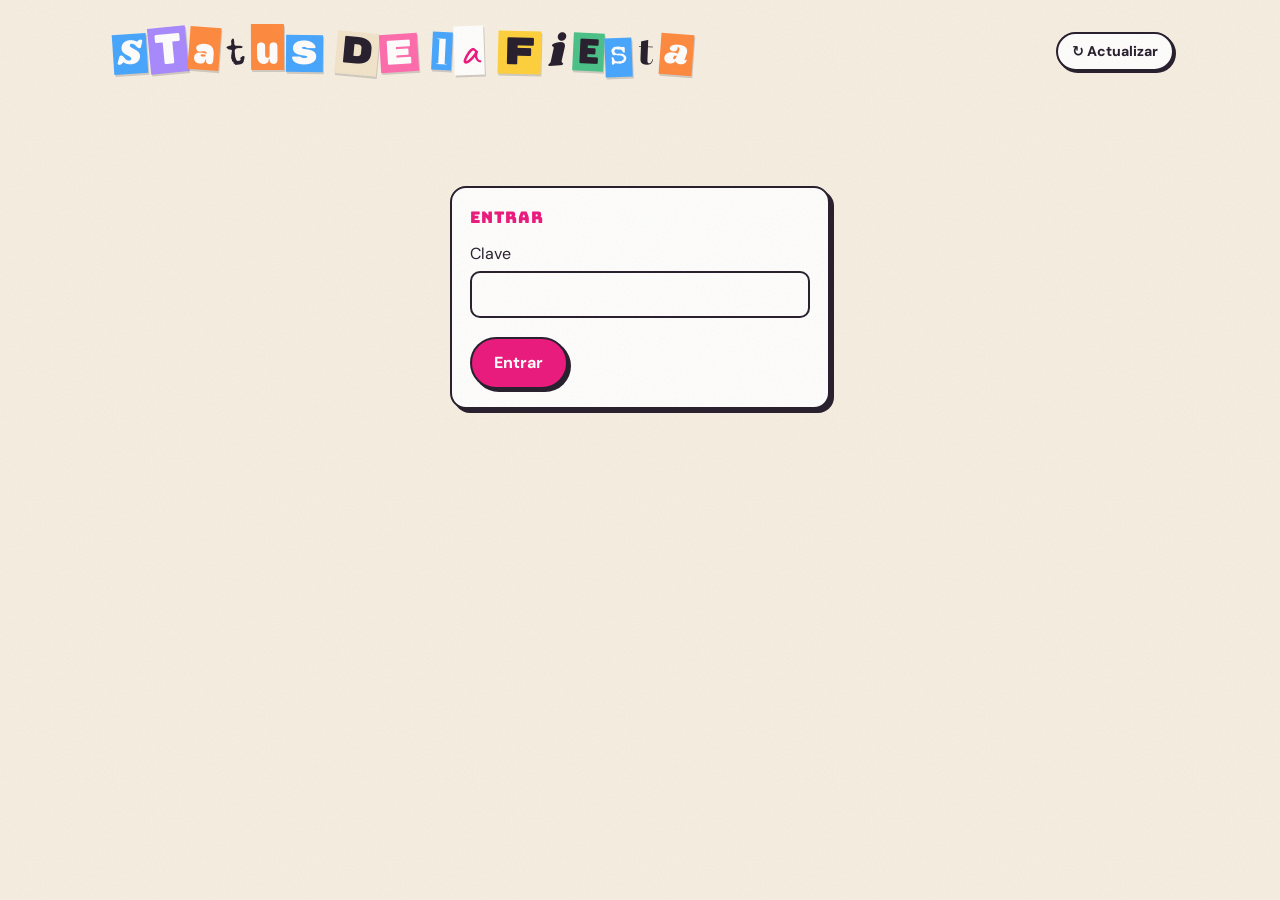
<file: status/index.html>
<!doctype html>
<html lang="es">
<head>
<meta charset="utf-8">
<meta name="viewport" content="width=device-width,initial-scale=1,viewport-fit=cover">
<meta name="robots" content="noindex">
<title>Status · Fiesta de egreso</title>
<link rel="preconnect" href="https://fonts.googleapis.com">
<link rel="preconnect" href="https://fonts.gstatic.com" crossorigin>
<link href="https://fonts.googleapis.com/css2?family=Abril+Fatface&family=Bagel+Fat+One&family=Bungee&family=Caveat:wght@500;700&family=DM+Sans:opsz,wght@9..40,400;9..40,600;9..40,800&family=Rubik+Mono+One&family=Shrikhand&family=Special+Elite&display=swap" rel="stylesheet">
<link rel="stylesheet" href="../css/base.css">
<style>
  body { font-size: 16px; }
  .wrap { max-width: 1100px; margin: 0 auto; padding: 24px 16px 64px; }
  header.top { display: flex; flex-wrap: wrap; align-items: center; justify-content: space-between; gap: 12px; margin-bottom: 18px; }
  header.top h1 { margin: 0; font-weight: 400; font-size: clamp(1.6rem, 5vw, 2.4rem); }
  .demo { background: var(--yellow); border: 2px solid var(--ink); border-radius: 12px; padding: 10px 14px; margin-bottom: 18px; font-size: .92rem; }
  .tabs { display: flex; gap: 8px; margin-bottom: 20px; overflow-x: auto; padding-bottom: 4px; }
  .tab { border: 2px solid var(--ink); background: #fff; border-radius: 999px; padding: .5em 1.1em; font-weight: 800; cursor: pointer; white-space: nowrap; }
  .tab[aria-selected="true"] { background: var(--ink); color: #fff; }
  .panel { display: none; }
  .panel.on { display: block; }
  .card { background: #fff; border: 2px solid var(--ink); border-radius: 16px; padding: 18px; box-shadow: 4px 4px 0 var(--ink); margin-bottom: 20px; }
  .card h2 { font-family: var(--display); font-weight: 400; font-size: 1rem; letter-spacing: .05em; margin: 0 0 12px; color: var(--hot); }
  .kpis { display: grid; grid-template-columns: repeat(auto-fit, minmax(150px, 1fr)); gap: 14px; margin-bottom: 20px; }
  .kpi { background: #fff; border: 2px solid var(--ink); border-radius: 14px; padding: 14px 16px; box-shadow: 3px 3px 0 var(--ink); }
  .kpi b { display: block; font-family: var(--display); font-size: 2rem; line-height: 1.1; }
  .kpi span { font-size: .85rem; font-weight: 600; color: var(--ink-2); }
  .kpi.pink { background: var(--rose); }
  .kpi.yellow { background: #ffeaa0; }
  .bar { height: 14px; border-radius: 99px; background: var(--paper-2); overflow: hidden; display: flex; border: 2px solid var(--ink); margin: 6px 0 8px; }
  .bar i { display: block; height: 100%; }
  .legend { display: flex; flex-wrap: wrap; gap: 14px; font-size: .85rem; }
  .legend span::before { content: ""; display: inline-block; width: 10px; height: 10px; border-radius: 50%; background: var(--c); margin-right: 6px; }
  .grid2 { display: grid; gap: 20px; grid-template-columns: repeat(auto-fit, minmax(300px, 1fr)); }
  .list { list-style: none; padding: 0; margin: 0; }
  .list li { display: flex; justify-content: space-between; gap: 10px; padding: 8px 0; border-bottom: 1px dashed var(--line); }
  .list li:last-child { border-bottom: 0; }
  .msg { padding: 10px 0; border-bottom: 1px dashed var(--line); }
  .msgs { max-height: 420px; overflow-y: auto; }
  .msg p { margin: 0; font-family: var(--hand); font-size: 1.35rem; line-height: 1.2; white-space: pre-wrap; }
  .msg small { color: var(--ink-2); }
  .tablewrap { overflow-x: auto; margin: 0 -18px; padding: 0 18px; }
  table { width: 100%; border-collapse: collapse; font-size: .92rem; }
  th { text-align: left; font-size: .75rem; letter-spacing: .05em; text-transform: uppercase; color: var(--ink-2); padding: 8px 8px; border-bottom: 2px solid var(--ink); white-space: nowrap; }
  td { padding: 8px; border-bottom: 1px dashed var(--line); vertical-align: middle; }
  td.num, th.num { text-align: right; font-variant-numeric: tabular-nums; }
  .pill { display: inline-block; border-radius: 999px; padding: .15em .7em; font-weight: 700; font-size: .8rem; border: 1.5px solid var(--ink); white-space: nowrap; }
  .pill.ok { background: #b8f0d2; }
  .pill.no { background: #e4dde8; }
  .pill.wait { background: #ffeaa0; }
  .tools { display: flex; flex-wrap: wrap; gap: 10px; margin-bottom: 14px; align-items: center; }
  .tools .input { width: auto; flex: 1; min-width: 160px; }
  .ci { width: 100%; min-width: 64px; border: 1.5px solid transparent; background: transparent; border-radius: 8px; padding: .35em .45em; }
  .ci:hover, .ci:focus { border-color: var(--ink); background: #fff; }
  .ci:disabled { color: var(--ink-2); font-style: italic; }
  .ci.n { text-align: right; }
  td.item .ci { min-width: 160px; }
  tr.bought td { background: rgba(76,195,138,.1); }
  tr.bought .ci[name=item] { text-decoration: line-through; color: var(--ink-2); }
  .x { border: 0; background: none; cursor: pointer; font-size: 1.1rem; padding: 4px 8px; border-radius: 8px; }
  .x:hover { background: var(--rose); }
  .saved { font-size: .85rem; color: var(--ink-2); }
  .people { display: flex; flex-wrap: wrap; align-items: center; gap: 8px; }
  .people .input { width: 90px; }
  .links { display: flex; gap: 6px; }
  .login { max-width: 380px; margin: 12vh auto; }
  .hint { font-size: .85rem; color: var(--ink-2); margin: 10px 0 0; }
  .ci[type="datetime-local"] { min-width: 190px; }
  .ci[readonly] { font-weight: 700; }
  .ci[name="grupo"] { min-width: 120px; }
  .dlg { border: 0; padding: 0; background: none; width: min(92vw, 460px); }
  .dlg::backdrop { background: rgba(42,33,48,.55); }
  .dlg .card { margin: 0; display: grid; gap: 14px; }
  .dlg .card h2 { margin: 0; }
  .err { color: #c0003d; font-weight: 700; margin: 0; min-height: 1.2em; }
</style>
</head>
<body>
<div class="wrap">
  <header class="top">
    <h1 data-ransom="Status de la fiesta"></h1>
    <button class="btn sm alt" id="refresh">↻ Actualizar</button>
  </header>

  <div class="demo" id="demoBanner" hidden>
    <b>Modo demo:</b> los datos se guardan sólo en este navegador. Configurá <code>SCRIPT_URL</code> en <code>config.js</code> para usar Google Sheets.
    <button class="btn sm alt" id="resetDemo" style="margin-left:8px">Reiniciar demo</button>
  </div>

  <form class="card login" id="login" hidden>
    <h2>ENTRAR</h2>
    <div class="field"><label for="key">Clave</label><input class="input" id="key" type="password" autocomplete="current-password" required></div>
    <p class="err" id="loginErr" style="color:#c0003d;font-weight:700"></p>
    <button class="btn" type="submit">Entrar</button>
  </form>

  <div id="app" hidden>
    <nav class="tabs" role="tablist">
      <button class="tab" role="tab" data-tab="resumen" aria-selected="true">Resumen</button>
      <button class="tab" role="tab" data-tab="invitados" aria-selected="false">Invitados</button>
      <button class="tab" role="tab" data-tab="grupos" aria-selected="false">Grupos y horarios</button>
      <button class="tab" role="tab" data-tab="compras" aria-selected="false">Compras y gastos</button>
    </nav>

    <section class="panel on" id="p-resumen"></section>

    <section class="panel" id="p-invitados">
      <div class="card">
        <div class="tools">
          <input class="input" id="search" type="search" placeholder="Buscar familia o persona…">
          <select class="input" id="filter" style="flex:none">
            <option value="">Todos</option>
            <option value="wait">Sin responder</option>
            <option value="ok">Vienen</option>
            <option value="no">No vienen</option>
          </select>
          <button class="btn sm" id="newFam" type="button">+ Nueva familia</button>
        </div>
        <div class="tablewrap"><table>
          <thead><tr><th>Familia</th><th>Integrantes</th><th>Estado</th><th>Link</th><th></th></tr></thead>
          <tbody id="invRows"></tbody>
        </table></div>
      </div>
    </section>

    <section class="panel" id="p-grupos">
      <div class="card">
        <div class="tools" style="justify-content:space-between">
          <h2 style="margin:0">GRUPOS Y HORARIOS</h2>
          <span class="saved" id="grpSaved" aria-live="polite"></span>
        </div>
        <div class="tablewrap"><table>
          <thead><tr><th>Grupo</th><th>Texto en la invitación</th><th>Empieza</th><th>Termina</th><th class="num">Familias</th><th></th></tr></thead>
          <tbody id="grpRows"></tbody>
        </table></div>
        <div class="tools" style="margin-top:14px;margin-bottom:0">
          <button class="btn sm" id="addGrp" type="button">+ Agregar grupo</button>
        </div>
        <p class="hint" id="grpHint"></p>
      </div>
    </section>

    <section class="panel" id="p-compras">
      <div class="kpis" id="buyKpis"></div>
      <div class="card">
        <div class="tools" style="justify-content:space-between">
          <div class="people">
            <label for="people"><b>Calcular para</b></label>
            <input class="input" id="people" type="number" min="1" inputmode="numeric">
            <span>personas</span>
            <button class="btn sm alt" type="button" id="useConf"></button>
            <button class="btn sm alt" type="button" id="useInv"></button>
          </div>
          <span class="saved" id="saved" aria-live="polite"></span>
        </div>
        <div class="tablewrap"><table>
          <thead><tr><th>Item</th><th class="num">x persona</th><th class="num">Cantidad</th><th class="num">Precio unit.</th><th class="num">Subtotal</th><th>Comprado</th><th></th></tr></thead>
          <tbody id="buyRows"></tbody>
        </table></div>
        <div class="tools" style="margin-top:14px;margin-bottom:0">
          <button class="btn sm" id="addItem" type="button">+ Agregar item</button>
        </div>
        <p class="hint">Si completás <b>x persona</b> (ej. 4 porciones de pizza), la cantidad se calcula sola según las personas. Si no, escribí la cantidad fija.</p>
      </div>
    </section>
  </div>
</div>

<dialog class="dlg" id="famDlg">
  <form class="card" id="famForm">
    <h2 id="famTitle">NUEVA FAMILIA</h2>
    <div class="field"><label for="fFamilia">Nombre que aparece en la invitación</label><input class="input" id="fFamilia" name="familia" required maxlength="80" placeholder="Familia Pérez"></div>
    <div class="field"><label for="fMiembros">Integrantes (uno por renglón)</label><textarea class="input" id="fMiembros" name="miembros" rows="4" required placeholder="Pepe&#10;Laura&#10;Juan"></textarea></div>
    <div class="field"><label for="fGrupo">Grupo / horario</label><select class="input" id="fGrupo" name="grupo"></select></div>
    <p class="hint" id="famSlug" style="margin:0"></p>
    <p class="err" id="famErr" role="alert"></p>
    <div class="tools" style="margin:0">
      <button class="btn" type="submit">Guardar</button>
      <button class="btn alt" type="button" id="famCancel">Cancelar</button>
    </div>
  </form>
</dialog>

<script src="../config.js"></script>
<script src="../js/common.js"></script>
<script>
(() => {
  ransomAll();
  const KEY_LS = 'status-key';
  const money = new Intl.NumberFormat('es-AR', { style: 'currency', currency: 'ARS', maximumFractionDigits: 0 });
  const num = (v) => { const n = parseFloat(String(v).replace(',', '.')); return isFinite(n) ? n : 0; };
  let key = store.get(KEY_LS) || '';
  let data = null;
  let people = null;

  $('#demoBanner').hidden = !API.demo;
  $('#resetDemo').onclick = () => { if (confirm('¿Borrar los datos de prueba de este navegador?')) { API.resetDemo(); load(); } };

  // ---------- tabs ----------
  $$('.tab').forEach((t) => t.addEventListener('click', () => {
    $$('.tab').forEach((x) => x.setAttribute('aria-selected', x === t));
    $$('.panel').forEach((p) => p.classList.toggle('on', p.id === 'p-' + t.dataset.tab));
    location.hash = t.dataset.tab;
  }));
  $(`.tab[data-tab="${location.hash.slice(1)}"]`)?.click();

  // ---------- carga ----------
  async function load() {
    $('#refresh').disabled = true;
    try {
      const res = await API.status(key);
      if (!res.ok) throw new Error(res.error);
      data = res;
      $('#login').hidden = true;
      $('#app').hidden = false;
      render();
    } catch (e) {
      $('#app').hidden = true;
      $('#login').hidden = false;
      $('#loginErr').textContent = key ? (e.message === 'unauthorized' ? 'Clave incorrecta.' : 'No se pudo conectar con la planilla.') : '';
    } finally {
      $('#refresh').disabled = false;
    }
  }
  $('#login').addEventListener('submit', (e) => { e.preventDefault(); key = $('#key').value; store.set(KEY_LS, key); load(); });
  $('#refresh').onclick = load;

  const lower = (s) => String(s ?? '').trim().toLowerCase();
  const splitMiembros = (s) => String(s ?? '').split(',').map((x) => x.trim()).filter(Boolean);
  const grupoDe = (nombre) => (data.grupos || []).find((g) => lower(g.grupo) && lower(g.grupo) === lower(nombre));
  const invitadosRows = () => data.invitados.filter((i) => i.slug).map((i) => ({ slug: String(i.slug).trim(), familia: i.familia, miembros: i.miembros, grupo: i.grupo || '' }));

  async function saveSheet(sheet, rows) {
    const res = await API.save(key, sheet, rows);
    if (!res.ok) throw new Error(res.error);
  }

  function familias() {
    return invitadosRows().map((i) => {
      const miembros = splitMiembros(i.miembros);
      const r0 = respuestaDe(data.respuestas, i.slug);
      const vigentes = r0 ? r0.miembros.filter((m) => miembros.includes(m.nombre)) : [];
      const r = vigentes.length ? { ...r0, miembros: vigentes } : null;
      const van = r ? r.miembros.filter((m) => m.asiste) : [];
      const estado = !r ? 'wait' : van.length ? 'ok' : 'no';
      const g = grupoDe(i.grupo);
      return { slug: i.slug, familia: i.familia, grupo: g ? g.grupo : '', miembros, r, van, estado, link: CONFIG.BASE_URL + '?inv=' + encodeURIComponent(i.slug) };
    });
  }

  function render() {
    const fams = familias();
    renderResumen(fams);
    renderInvitados(fams);
    renderGrupos();
    renderCompras(fams);
  }

  // ---------- resumen ----------
  function renderResumen(fams) {
    const totalP = fams.reduce((a, f) => a + f.miembros.length, 0);
    const conf = fams.reduce((a, f) => a + f.van.length, 0);
    const noVan = fams.reduce((a, f) => a + (f.r ? f.r.miembros.length - f.van.length : 0), 0);
    const pend = totalP - conf - noVan;
    const resp = fams.filter((f) => f.r).length;
    const grupos = {};
    fams.forEach((f) => {
      const g = (grupos[f.grupo || 'Sin grupo'] ||= { inv: 0, conf: 0, hora: grupoDe(f.grupo)?.horaTexto || CONFIG.evento.horaTexto + ' (general)' });
      g.inv += f.miembros.length;
      g.conf += f.van.length;
    });
    const msgs = fams.filter((f) => f.r?.mensaje).sort((a, b) => String(b.r.fecha).localeCompare(String(a.r.fecha)));
    const pct = (n) => totalP ? (n / totalP * 100) + '%' : '0';
    $('#p-resumen').innerHTML = `
      <div class="kpis">
        <div class="kpi pink"><b>${conf}</b><span>personas confirmadas</span></div>
        <div class="kpi"><b>${noVan}</b><span>no pueden ir</span></div>
        <div class="kpi yellow"><b>${pend}</b><span>sin respuesta</span></div>
        <div class="kpi"><b>${resp}/${fams.length}</b><span>familias respondieron</span></div>
      </div>
      <div class="card">
        <h2>ASISTENCIA (${totalP} INVITADOS)</h2>
        <div class="bar"><i style="width:${pct(conf)};background:var(--green)"></i><i style="width:${pct(noVan)};background:var(--ink-2)"></i><i style="width:${pct(pend)};background:var(--yellow)"></i></div>
        <div class="legend"><span style="--c:var(--green)">Vienen ${conf}</span><span style="--c:var(--ink-2)">No vienen ${noVan}</span><span style="--c:var(--yellow)">Pendientes ${pend}</span></div>
      </div>
      <div class="grid2">
        <div class="card">
          <h2>POR GRUPO</h2>
          <ul class="list">${Object.entries(grupos).map(([g, v]) => `<li><span><b>${esc(g)}</b><br><small class="muted">${esc(v.hora)}</small></span><span><b>${v.conf}</b> <small class="muted">de ${v.inv} confirmados</small></span></li>`).join('')}</ul>
        </div>
        <div class="card">
          <h2>MENSAJES</h2>
          ${msgs.length ? `<div class="msgs">${msgs.map((f) => `<div class="msg"><p>“${esc(f.r.mensaje)}”</p><small>— ${esc(f.familia)}</small></div>`).join('')}</div>` : '<p class="muted">Todavía no hay mensajes.</p>'}
        </div>
      </div>`;
  }

  // ---------- invitados ----------
  const LABEL = { ok: 'Vienen', no: 'No vienen', wait: 'Sin responder' };
  function renderInvitados(fams) {
    const q = $('#search').value.trim().toLowerCase();
    const st = $('#filter').value;
    const rows = fams.filter((f) => (!st || f.estado === st) && (!q || (f.familia + ' ' + f.grupo + ' ' + f.miembros.join(' ')).toLowerCase().includes(q)));
    $('#invRows').innerHTML = rows.map((f) => {
      const pill = f.estado === 'ok' ? `${f.van.length}/${f.miembros.length} vienen` : LABEL[f.estado];
      const wa = 'https://wa.me/?text=' + encodeURIComponent(`¡Hola ${f.familia}! 🎓 Me recibo y quiero que lo festejemos juntos. Abrí tu invitación y confirmá acá: ${f.link}`);
      return `<tr>
        <td><b>${esc(f.familia)}</b><br><small class="muted">${esc(f.slug)}${f.grupo ? ' · ' + esc(f.grupo) : ''}</small></td>
        <td>${f.miembros.map((m) => { const x = f.r?.miembros.find((y) => y.nombre === m); return `${x ? (x.asiste ? '✅' : '❌') : '⏳'} ${esc(m)}`; }).join('<br>')}</td>
        <td><span class="pill ${f.estado}">${pill}</span></td>
        <td><div class="links">
          <button class="btn sm alt" data-copy="${esc(f.link)}">Copiar</button>
          <a class="btn sm" href="${wa}" target="_blank" rel="noopener">WhatsApp</a>
          <a class="btn sm alt" href="${esc(f.link)}" target="_blank" rel="noopener" aria-label="Abrir invitación de ${esc(f.familia)}">↗</a>
        </div></td>
        <td><div class="links">
          <button class="x" data-edit="${esc(f.slug)}" aria-label="Editar ${esc(f.familia)}">✏️</button>
          <button class="x" data-del="${esc(f.slug)}" aria-label="Eliminar ${esc(f.familia)}">🗑️</button>
        </div></td>
      </tr>`;
    }).join('') || '<tr><td colspan="5" class="muted">No hay resultados.</td></tr>';
  }
  $('#search').addEventListener('input', () => data && renderInvitados(familias()));
  $('#filter').addEventListener('change', () => data && renderInvitados(familias()));
  $('#invRows').addEventListener('click', async (e) => {
    const edit = e.target.closest('[data-edit]');
    if (edit) return openFam(edit.dataset.edit);
    const del = e.target.closest('[data-del]');
    if (del) return delFam(del.dataset.del);
    const b = e.target.closest('[data-copy]');
    if (!b) return;
    try { await navigator.clipboard.writeText(b.dataset.copy); b.textContent = '¡Copiado!'; } catch { prompt('Copiá el link:', b.dataset.copy); }
    setTimeout(() => (b.textContent = 'Copiar'), 1500);
  });

  // ---------- alta / edición de familias ----------
  const famDlg = $('#famDlg'), famForm = $('#famForm');
  let editing = null;

  function newSlug(name, list) {
    const base = name.normalize('NFD').replace(/[̀-ͯ]/g, '').toLowerCase().replace(/[^a-z0-9]+/g, '-').replace(/^-|-$/g, '').slice(0, 30) || 'invitado';
    let s;
    do s = base + '-' + Math.random().toString(36).slice(2, 5); while (list.some((i) => i.slug === s));
    return s;
  }

  function openFam(slug) {
    editing = slug;
    const f = slug ? invitadosRows().find((i) => i.slug === slug) : null;
    $('#famTitle').textContent = f ? 'EDITAR FAMILIA' : 'NUEVA FAMILIA';
    famForm.familia.value = f?.familia || '';
    famForm.miembros.value = splitMiembros(f?.miembros).join('\n');
    famForm.grupo.innerHTML = `<option value="">Horario general (${esc(CONFIG.evento.horaTexto)})</option>` +
      (data.grupos || []).filter((g) => lower(g.grupo)).map((g) => `<option value="${esc(g.grupo)}">${esc(g.grupo)} · ${esc(g.horaTexto)}</option>`).join('');
    famForm.grupo.value = grupoDe(f?.grupo)?.grupo || '';
    $('#famSlug').textContent = f ? `Link: ${CONFIG.BASE_URL}?inv=${slug} (no cambia al editar)` : 'El link se genera solo al guardar.';
    $('#famErr').textContent = '';
    famDlg.showModal();
    famForm.familia.focus();
  }
  $('#newFam').onclick = () => openFam(null);
  $('#famCancel').onclick = () => famDlg.close();

  famForm.addEventListener('submit', async (e) => {
    e.preventDefault();
    const btn = famForm.querySelector('[type=submit]');
    const miembros = famForm.miembros.value.split(/[\n,]/).map((s) => s.trim()).filter(Boolean);
    const familia = famForm.familia.value.trim();
    if (!familia || !miembros.length) { $('#famErr').textContent = 'Completá el nombre y al menos un integrante.'; return; }
    const row = { familia, miembros: miembros.join(', '), grupo: famForm.grupo.value };
    const list = invitadosRows();
    if (editing) Object.assign(list.find((i) => i.slug === editing), row);
    else list.push({ slug: newSlug(familia, list), ...row });
    btn.disabled = true;
    try {
      await saveSheet('Invitados', list);
      data.invitados = list;
      famDlg.close();
      render();
    } catch {
      $('#famErr').textContent = 'No se pudo guardar. Probá de nuevo.';
    } finally {
      btn.disabled = false;
    }
  });

  async function delFam(slug) {
    const f = invitadosRows().find((i) => i.slug === slug);
    if (!f || !confirm(`¿Eliminar a "${f.familia}"? Su link deja de funcionar.`)) return;
    const list = invitadosRows().filter((i) => i.slug !== slug);
    try {
      await saveSheet('Invitados', list);
      data.invitados = list;
      render();
    } catch {
      alert('No se pudo eliminar. Probá de nuevo.');
    }
  }

  // ---------- grupos y horarios ----------
  let grupos = [];
  const pad = (n) => String(n).padStart(2, '0');
  function toInput(v) {
    const s = String(v || '');
    if (!s) return '';
    if (/^\d{4}-\d{2}-\d{2}T\d{2}:\d{2}$/.test(s)) return s;
    const d = toDate(s);
    return isNaN(d) ? '' : `${d.getFullYear()}-${pad(d.getMonth() + 1)}-${pad(d.getDate())}T${pad(d.getHours())}:${pad(d.getMinutes())}`;
  }
  const famCount = (g) => invitadosRows().filter((i) => lower(i.grupo) === lower(g.grupo)).length;

  function renderGrupos() {
    grupos = (data.grupos || []).filter((g) => lower(g.grupo)).map((g) => ({ grupo: String(g.grupo).trim(), horaTexto: g.horaTexto || '', inicio: toInput(g.inicio), fin: toInput(g.fin), _saved: true }));
    $('#grpRows').innerHTML = '';
    grupos.forEach(addGrpRow);
    $('#grpHint').innerHTML = `Las familias sin grupo ven el horario general de <code>config.js</code> (${esc(CONFIG.evento.horaTexto)}). El nombre de un grupo ya guardado no se puede cambiar: creá otro y reasigná las familias.`;
  }

  function addGrpRow(g) {
    const tr = document.createElement('tr');
    tr.innerHTML = `
      <td><input class="ci" name="grupo" placeholder="ej. amigos" aria-label="Nombre del grupo" ${g._saved ? 'readonly' : ''}></td>
      <td class="item"><input class="ci" name="horaTexto" placeholder="ej. desde las 23 hs" aria-label="Texto del horario"></td>
      <td><input class="ci" type="datetime-local" name="inicio" aria-label="Empieza"></td>
      <td><input class="ci" type="datetime-local" name="fin" aria-label="Termina"></td>
      <td class="num">${g._saved ? famCount(g) : 0}</td>
      <td><button class="x" type="button" aria-label="Eliminar grupo">✕</button></td>`;
    tr._g = g;
    for (const k of ['grupo', 'horaTexto', 'inicio', 'fin']) tr.querySelector(`[name=${k}]`).value = g[k];
    $('#grpRows').append(tr);
  }

  let grpT;
  function saveGrupos() {
    const el = $('#grpSaved');
    const names = grupos.map((g) => lower(g.grupo)).filter(Boolean);
    if (new Set(names).size !== names.length) { el.textContent = '⚠️ Hay dos grupos con el mismo nombre.'; return; }
    el.textContent = 'Cambios sin guardar…';
    clearTimeout(grpT);
    grpT = setTimeout(async () => {
      el.textContent = 'Guardando…';
      const rows = grupos.filter((g) => g.grupo.trim()).map(({ grupo, horaTexto, inicio, fin }) => ({ grupo: grupo.trim(), horaTexto, inicio, fin }));
      try {
        await saveSheet('Grupos', rows);
        data.grupos = rows;
        grupos.forEach((g) => { if (g.grupo.trim()) g._saved = true; });
        $$('#grpRows tr').forEach((tr) => { if (tr._g._saved) tr.querySelector('[name=grupo]').readOnly = true; });
        const fams = familias();
        renderResumen(fams);
        renderInvitados(fams);
        el.textContent = 'Guardado ✓';
      } catch {
        el.textContent = '⚠️ No se pudo guardar. Probá de nuevo.';
      }
    }, 1200);
  }

  $('#grpRows').addEventListener('input', (e) => {
    e.target.closest('tr')._g[e.target.name] = e.target.value;
    saveGrupos();
  });
  $('#grpRows').addEventListener('click', (e) => {
    if (!e.target.closest('.x')) return;
    const tr = e.target.closest('tr');
    const n = tr._g._saved ? famCount(tr._g) : 0;
    if (n && !confirm(`${n} familia(s) usan "${tr._g.grupo}". Si lo borrás van a ver el horario general. ¿Seguir?`)) return;
    grupos.splice(grupos.indexOf(tr._g), 1);
    tr.remove();
    saveGrupos();
  });
  $('#addGrp').onclick = () => {
    const g = { grupo: '', horaTexto: '', inicio: '', fin: '', _saved: false };
    grupos.push(g);
    addGrpRow(g);
    $('#grpRows').lastElementChild.querySelector('[name=grupo]').focus();
  };

  // ---------- compras ----------
  let items = [];
  let counts = { conf: 0, inv: 0 };
  const qty = (it) => num(it.xPersona) > 0 ? Math.ceil(num(it.xPersona) * people) : num(it.cantidad);

  function renderCompras(fams) {
    counts = { conf: fams.reduce((a, f) => a + f.van.length, 0), inv: fams.reduce((a, f) => a + f.miembros.length, 0) };
    people ??= counts.conf || counts.inv;
    $('#people').value = people;
    $('#useConf').textContent = `Confirmados (${counts.conf})`;
    $('#useInv').textContent = `Todos los invitados (${counts.inv})`;
    items = (data.compras || []).map((c) => ({ item: c.item || '', xPersona: c.xPersona ?? '', cantidad: c.cantidad ?? '', precio: c.precio ?? '', comprado: isYes(c.comprado) }));
    $('#buyRows').innerHTML = '';
    items.forEach(addRow);
    totals();
  }

  function addRow(it) {
    const tr = document.createElement('tr');
    tr.innerHTML = `
      <td class="item"><input class="ci" name="item" placeholder="Ej: Hielo" aria-label="Item"></td>
      <td class="num"><input class="ci n" name="xPersona" inputmode="decimal" placeholder="—" aria-label="Cantidad por persona"></td>
      <td class="num"><input class="ci n" name="cantidad" inputmode="decimal" placeholder="0" aria-label="Cantidad"></td>
      <td class="num"><input class="ci n" name="precio" inputmode="decimal" placeholder="$0" aria-label="Precio unitario"></td>
      <td class="num sub"></td>
      <td><input type="checkbox" name="comprado" aria-label="Comprado"></td>
      <td><button class="x" type="button" aria-label="Eliminar">✕</button></td>`;
    tr._it = it;
    for (const k of ['item', 'xPersona', 'cantidad', 'precio']) tr.querySelector(`[name=${k}]`).value = it[k];
    tr.querySelector('[name=comprado]').checked = it.comprado;
    $('#buyRows').append(tr);
    updateRow(tr);
  }

  function updateRow(tr) {
    const it = tr._it;
    const auto = num(it.xPersona) > 0;
    const c = tr.querySelector('[name=cantidad]');
    c.disabled = auto;
    if (auto) c.value = qty(it);
    tr.querySelector('.sub').textContent = money.format(qty(it) * num(it.precio));
    tr.classList.toggle('bought', it.comprado);
  }

  function totals() {
    const total = items.reduce((a, it) => a + qty(it) * num(it.precio), 0);
    const spent = items.filter((it) => it.comprado).reduce((a, it) => a + qty(it) * num(it.precio), 0);
    $('#buyKpis').innerHTML = `
      <div class="kpi pink"><b>${money.format(total)}</b><span>total estimado</span></div>
      <div class="kpi"><b>${money.format(spent)}</b><span>ya comprado</span></div>
      <div class="kpi yellow"><b>${money.format(total - spent)}</b><span>falta comprar</span></div>
      <div class="kpi"><b>${money.format(people ? total / people : 0)}</b><span>por persona (${people || 0})</span></div>`;
  }

  let saveT;
  function scheduleSave() {
    $('#saved').textContent = 'Cambios sin guardar…';
    clearTimeout(saveT);
    saveT = setTimeout(async () => {
      $('#saved').textContent = 'Guardando…';
      try {
        await saveSheet('Compras', items.filter((it) => it.item.trim()));
        data.compras = items;
        $('#saved').textContent = 'Guardado ✓';
      } catch {
        $('#saved').textContent = '⚠️ No se pudo guardar. Probá de nuevo.';
      }
    }, 1200);
  }

  $('#buyRows').addEventListener('input', (e) => {
    const tr = e.target.closest('tr');
    const k = e.target.name;
    if (e.target.classList.contains('n')) e.target.value = e.target.value.replace(/[^\d.,]/g, '');
    tr._it[k] = k === 'comprado' ? e.target.checked : e.target.value;
    updateRow(tr);
    totals();
    scheduleSave();
  });
  $('#buyRows').addEventListener('click', (e) => {
    if (!e.target.closest('.x')) return;
    const tr = e.target.closest('tr');
    items.splice(items.indexOf(tr._it), 1);
    tr.remove();
    totals();
    scheduleSave();
  });
  $('#addItem').onclick = () => {
    const it = { item: '', xPersona: '', cantidad: 1, precio: '', comprado: false };
    items.push(it);
    addRow(it);
    $('#buyRows').lastElementChild.querySelector('[name=item]').focus();
  };
  const setPeople = (n) => {
    people = Math.max(1, Math.round(num(n)) || 1);
    $('#people').value = people;
    $$('#buyRows tr').forEach(updateRow);
    totals();
  };
  $('#people').addEventListener('input', (e) => { if (e.target.value) setPeople(e.target.value); });
  $('#useConf').onclick = () => setPeople(counts.conf);
  $('#useInv').onclick = () => setPeople(counts.inv);

  load();
})();
</script>
</body>
</html>
</file>
<file: css/base.css>
:root {
  --paper: #f7f0e3;
  --paper-2: #efe3cb;
  --kraft: #c9a477;
  --ink: #2a2130;
  --ink-2: #6a5c70;
  --pink: #ff6fae;
  --hot: #ec1c7f;
  --rose: #ffc2dc;
  --yellow: #ffd23f;
  --orange: #ff8c42;
  --green: #4cc38a;
  --blue: #4aa8ff;
  --lilac: #a98bff;
  --line: rgba(42, 33, 48, .14);
  --shadow: 0 1px 0 rgba(42, 33, 48, .06), 0 12px 28px -12px rgba(42, 33, 48, .35);
  --font: 'DM Sans', system-ui, sans-serif;
  --hand: 'Caveat', cursive;
  --display: 'Bungee', 'DM Sans', sans-serif;
}

* { box-sizing: border-box; }
html { scroll-behavior: smooth; -webkit-text-size-adjust: 100%; }
body {
  margin: 0;
  background: var(--paper);
  color: var(--ink);
  font: 400 17px/1.5 var(--font);
  -webkit-font-smoothing: antialiased;
  overflow-x: hidden;
}
body::after {
  content: "";
  position: fixed;
  inset: 0;
  pointer-events: none;
  z-index: 50;
  opacity: .5;
  mix-blend-mode: multiply;
  background-image: url("data:image/svg+xml,%3Csvg xmlns='http://www.w3.org/2000/svg' width='180' height='180'%3E%3Cfilter id='n'%3E%3CfeTurbulence type='fractalNoise' baseFrequency='.85' numOctaves='2' stitchTiles='stitch'/%3E%3CfeColorMatrix values='0 0 0 0 .35 0 0 0 0 .28 0 0 0 0 .2 0 0 0 .16 0'/%3E%3C/filter%3E%3Crect width='100%25' height='100%25' filter='url(%23n)'/%3E%3C/svg%3E");
}
img { max-width: 100%; display: block; }
button, input, select, textarea { font: inherit; color: inherit; }
:focus-visible { outline: 3px solid var(--blue); outline-offset: 3px; }
[hidden] { display: none !important; }

.ransom { line-height: 1.35; }
.r-word { display: inline-block; white-space: nowrap; margin: 0 .16em; }
.r {
  display: inline-block;
  padding: .06em .13em;
  margin: 0 .025em;
  line-height: 1;
  box-shadow: 1px 2px 0 rgba(42, 33, 48, .18);
}

.btn {
  display: inline-flex;
  align-items: center;
  justify-content: center;
  gap: .5em;
  font-weight: 800;
  font-size: 1rem;
  text-decoration: none;
  background: var(--hot);
  color: #fff;
  border: 2px solid var(--ink);
  border-radius: 999px;
  padding: .75em 1.4em;
  box-shadow: 3px 3px 0 var(--ink);
  cursor: pointer;
  transition: transform .12s, box-shadow .12s;
}
.btn:hover { transform: translate(-1px, -1px); box-shadow: 4px 4px 0 var(--ink); }
.btn:active { transform: translate(2px, 2px); box-shadow: 1px 1px 0 var(--ink); }
.btn.alt { background: #fff; color: var(--ink); }
.btn.sm { font-size: .88rem; padding: .5em 1em; box-shadow: 2px 2px 0 var(--ink); }
.btn:disabled { opacity: .55; cursor: wait; }

.field { display: grid; gap: .3em; }
.input, select.input, textarea.input {
  width: 100%;
  background: #fff;
  border: 2px solid var(--ink);
  border-radius: 10px;
  padding: .6em .75em;
}
textarea.input { resize: vertical; min-height: 5em; }

.muted { color: var(--ink-2); }
.hand { font-family: var(--hand); }

.star {
  position: absolute;
  width: var(--s, 28px);
  aspect-ratio: 1;
  background: var(--c, var(--yellow));
  clip-path: polygon(50% 0, 61% 35%, 98% 35%, 68% 57%, 79% 91%, 50% 70%, 21% 91%, 32% 57%, 2% 35%, 39% 35%);
  pointer-events: none;
}

.tape {
  position: absolute;
  width: 92px;
  height: 26px;
  background: rgba(255, 210, 63, .62);
  box-shadow: 0 1px 2px rgba(0, 0, 0, .08);
  clip-path: polygon(3% 0, 97% 4%, 100% 50%, 96% 100%, 2% 96%, 0 48%);
}

.chain { display: flex; justify-content: center; overflow: hidden; padding: 6px 0; }
.chain i {
  flex: none;
  width: 38px;
  height: 20px;
  margin-left: -9px;
  border: 6px solid var(--c);
  border-radius: 10px;
  rotate: var(--r);
}

.confetti { position: fixed; inset: 0; pointer-events: none; z-index: 60; overflow: hidden; }
.confetti i {
  position: absolute;
  top: -20px;
  width: 9px;
  height: 14px;
  border-radius: 2px;
  animation: fall linear forwards;
}
@keyframes fall {
  to { transform: translate(var(--dx), 110vh) rotate(var(--rx)); }
}

.sec-title {
  font-size: clamp(1.8rem, 6vw, 3.2rem);
  text-align: center;
  margin: 0 0 .4em;
  font-weight: 400;
}
.sec-sub { text-align: center; margin: 0 auto 2rem; max-width: 34ch; }

@media (prefers-reduced-motion: reduce) {
  *, *::before, *::after { animation-duration: .01ms !important; animation-iteration-count: 1 !important; transition-duration: .01ms !important; scroll-behavior: auto !important; }
}
</file>
